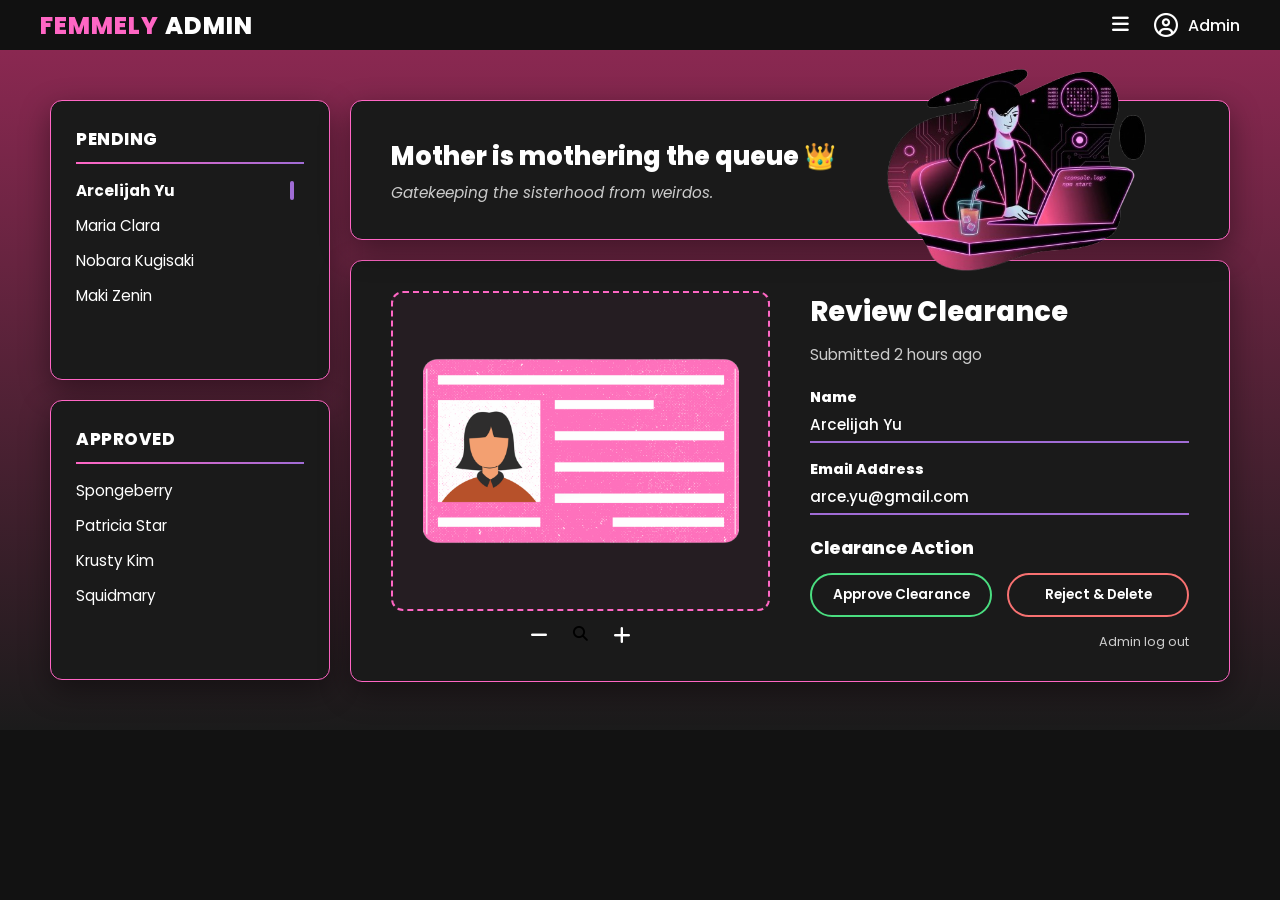
<file: FEMMELY/admin.html>
<!DOCTYPE html>
<html lang="en">
<head>
    <meta charset="UTF-8">
    <meta name="viewport" content="width=device-width, initial-scale=1.0">
    <title>FEMMELY ADMIN - Verification Queue</title>
    <link rel="stylesheet" href="style.css">
    <link rel="stylesheet" href="https://cdnjs.cloudflare.com/ajax/libs/font-awesome/6.4.0/css/all.min.css">
    <link href="https://fonts.googleapis.com/css2?family=Poppins:ital,wght@0,300;0,400;0,600;0,700;0,800;1,400&display=swap" rel="stylesheet">
</head>
<body>

    <nav class="admin-nav">
        <div class="admin-logo">FEMMELY <span>ADMIN</span></div>
        <div class="nav-right-actions">
            <i class="fa-solid fa-bars" style="cursor: pointer;"></i>
            <div class="admin-profile">
                <i class="fa-regular fa-circle-user" style="font-size: 1.5rem;"></i>
                Admin
            </div>
        </div>
    </nav>

    <div class="admin-wrapper">
        <div class="admin-dashboard">
            
            <div class="sidebar-col">
                <div class="admin-card list-section">
                    <h3>Pending</h3>
                    <div class="scrollable-list" id="pending-list">
                        </div>
                </div>

                <div class="admin-card list-section">
                    <h3>Approved</h3>
                    <div class="scrollable-list" id="approved-list">
                        <div class="list-item">Spongeberry</div>
                        <div class="list-item">Patricia Star</div>
                        <div class="list-item">Krusty Kim</div>
                        <div class="list-item">Squidmary</div>
                    </div>
                </div>
            </div>

            <div class="main-col">
                
                <div class="admin-card welcome-banner">
                    <div class="welcome-text">
                        <h2>Mother is mothering the queue 👑</h2>
                        <p>Gatekeeping the sisterhood from weirdos.</p>
                    </div>
                    <img src="pic/admin.png" alt="Admin Graphic" class="welcome-illustration" onerror="this.style.display='none'">
                </div>

                <div class="admin-card review-layout">
                    
                    <div class="id-container">
                        <div class="id-dashed-box">
                            <img id="display-image" src="pic/id.png" alt="Uploaded ID Document">
                        </div>
                        <div class="zoom-controls">
                            <i class="fa-solid fa-minus" onclick="zoomImage('out')"></i>
                            <i class="fa-solid fa-magnifying-glass" onclick="zoomImage('reset')"></i>
                            <i class="fa-solid fa-plus" onclick="zoomImage('in')"></i>
                        </div>
                    </div>

                    <div class="details-container">
                        <div class="review-header-group">
                            <h2>Review Clearance</h2>
                            <div id="display-time" class="submitted-time">Submitted --</div>
                        </div>

                        <div class="data-field">
                            <label>Name</label>
                            <div id="display-name" class="read-only-text">--</div>
                        </div>

                        <div class="data-field">
                            <label>Email Address</label>
                            <div id="display-email" class="read-only-text">--</div>
                        </div>

                        <div class="action-section">
                            <label>Clearance Action</label>
                            <div class="button-row">
                                <button class="btn-action btn-approve" onclick="processUser('approve')">Approve Clearance</button>
                                <button class="btn-action btn-reject" onclick="processUser('reject')">Reject & Delete</button>
                            </div>
                        </div>

                        <div class="logout-link" onclick="window.location.href='login.html'">Admin log out</div>
                    </div>
                </div>

            </div>
        </div>
    </div>

    <script>
        // remove / if you want to reset the queue for testing
        // localStorage.removeItem('femmelyAdminQueue'); 

        let queue = JSON.parse(localStorage.getItem('femmelyAdminQueue'));
        let currentIndex = 0; 

        if (!queue || queue.length === 0) {
            queue = [
                { name: "Arcelijah Yu", email: "arce.yu@gmail.com", time: "2 hours ago", image: null },
                { name: "Maria Clara", email: "mclara@mymail.mapua.edu.ph", time: "5 hours ago", image: null },
                { name: "Nobara Kugisaki", email: "nobara.kugi@yahoo.com", time: "1 day ago", image: null },
                { name: "Maki Zenin", email: "maki.zen@yahoo.com", time: "1 day ago", image: null }
            ];
            localStorage.setItem('femmelyAdminQueue', JSON.stringify(queue));
        }

        function loadQueueList() {
            const pendingListHTML = document.getElementById('pending-list');
            pendingListHTML.innerHTML = ''; 
            
            document.getElementById('display-image').style.transform = 'scale(1)';
            currentZoom = 1;

            if (queue.length === 0) {
                pendingListHTML.innerHTML = '<div class="list-item" style="color:#aaa; font-style:italic;">Queue empty.</div>';
                
                document.getElementById('display-name').innerText = "--";
                document.getElementById('display-email').innerText = "--";
                document.getElementById('display-time').innerText = "All caught up!";
                document.getElementById('display-image').src = "pic/id.png";
                return;
            }

            if (currentIndex >= queue.length) currentIndex = 0;

            queue.forEach((user, index) => {
                const item = document.createElement('div');
                item.className = 'list-item';
                
                if(index === currentIndex) item.classList.add('active'); 
                item.innerText = user.name;
                
                item.onclick = () => {
                    currentIndex = index; 
                    loadQueueList(); 
                };

                pendingListHTML.appendChild(item);
            });

            const activeUser = queue[currentIndex];
            document.getElementById('display-name').innerText = activeUser.name;
            document.getElementById('display-email').innerText = activeUser.email;
            document.getElementById('display-time').innerText = "Submitted " + activeUser.time;

            const imgElement = document.getElementById('display-image');
            if (activeUser.image && activeUser.image !== '') {
                imgElement.src = activeUser.image;
            } else {
                imgElement.src = 'pic/id.png'; 
            }

        }

        function processUser(action) {
            if(queue.length === 0) return;

            const userArray = queue.splice(currentIndex, 1); 
            const user = userArray[0];
            
            localStorage.setItem('femmelyAdminQueue', JSON.stringify(queue)); 
            
            if (action === 'approve') {
                const approvedHTML = document.getElementById('approved-list');
                const newItem = document.createElement('div');
                newItem.className = 'list-item';
                newItem.innerText = user.name;
                approvedHTML.insertBefore(newItem, approvedHTML.firstChild);
                
                alert("✅ " + user.name + " Approved!");
            } else {
                alert("🚨 " + user.name + " Rejected.");
            }
            
            currentIndex = 0; 
            loadQueueList(); 
        }

        let currentZoom = 1;

        function zoomImage(action) {
            const img = document.getElementById('display-image');
            
            if (action === 'in') {
                currentZoom += 0.3; 
            } else if (action === 'out') {
                currentZoom -= 0.3; 
            } else if (action === 'reset') {
                currentZoom = 1; 
            }

            if (currentZoom > 3) currentZoom = 3; 
            if (currentZoom < 0.5) currentZoom = 0.5;

            img.style.transform = `scale(${currentZoom})`;
        }

        window.onload = loadQueueList;
    </script>
</body>
</html>
</file>
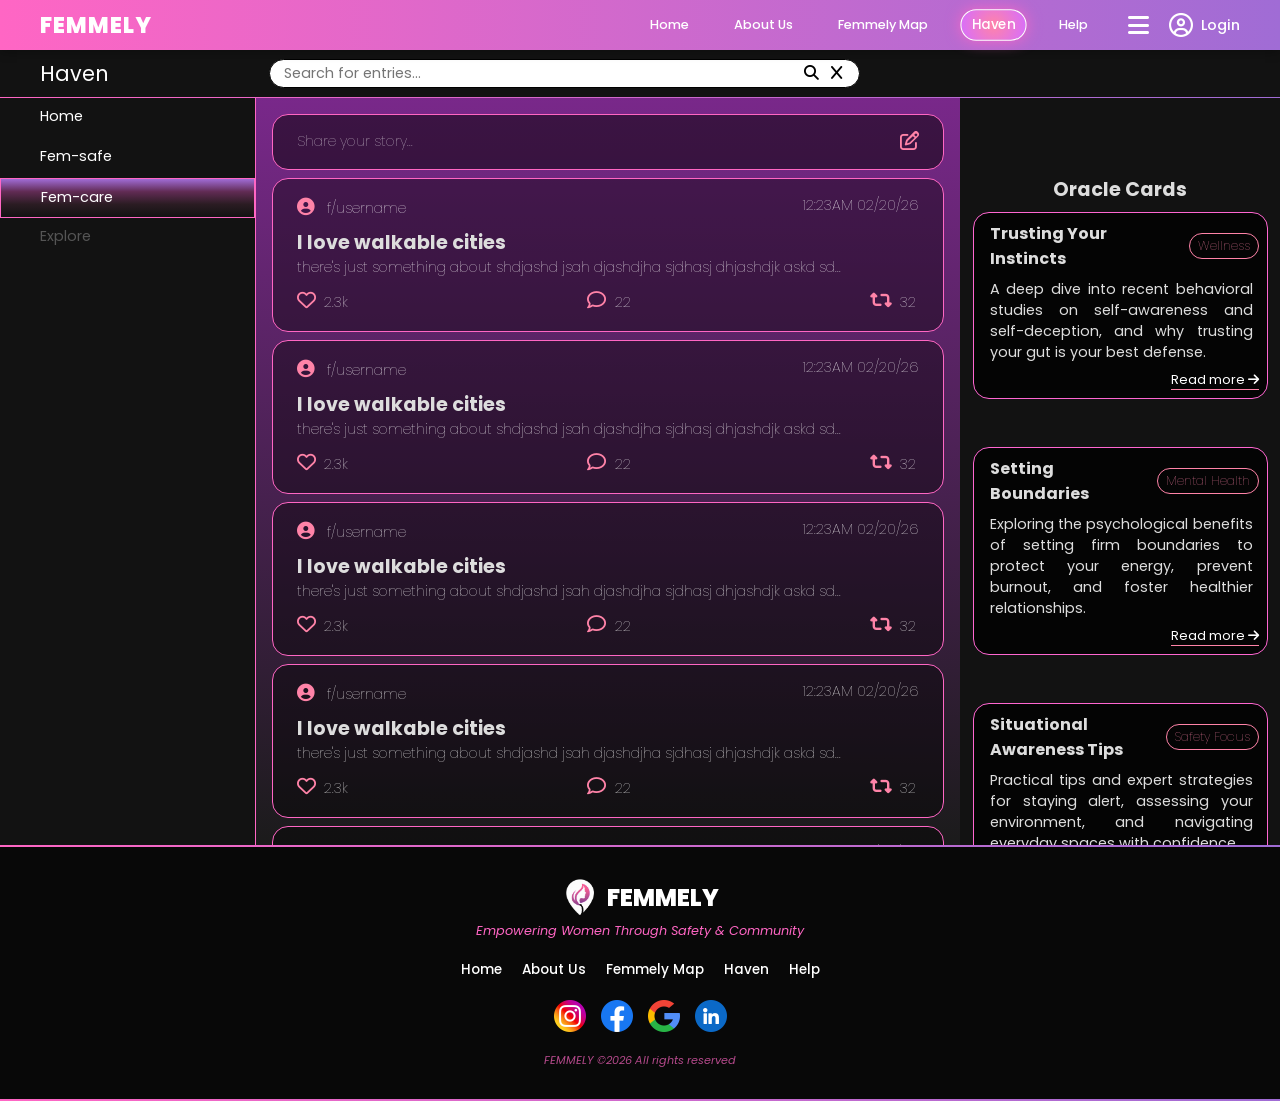
<file: FEMMELY/haven-fem-care.html>
<!DOCTYPE html>
<html lang="en">
<head>
    <meta charset="UTF-8">
    <meta name="viewport" content="width=device-width, initial-scale=1.0">
    <title>FEMMELY</title>
    <link rel="stylesheet" href= "style.css">
    <link rel="stylesheet" href="https://cdnjs.cloudflare.com/ajax/libs/font-awesome/6.4.0/css/all.min.css">
    <link rel="stylesheet" href="https://cdnjs.cloudflare.com/ajax/libs/font-awesome/6.5.1/css/all.min.css">
    <link href="https://fonts.googleapis.com/css2?family=Poppins:ital,wght@0,300;0,400;0,600;0,700;0,800;1,400&display=swap" rel="stylesheet">
</head>

<body>
    <nav class="navbar">
        <div class="logo">FEMMELY</div>
        
        <div class="nav-right">
            <ul class="nav-links" id="navLinks">
                <li><a href="index.html" class="nav-item">Home</a></li>
                <li><a href="about-us.html" class="nav-item">About Us</a></li>
                <li><a href="femmely-map.html" class="nav-item">Femmely Map</a></li>
                <li><a href="haven.html" class="nav-item active">Haven</a></li>
                <li><a href="profile-help.html" class="nav-item">Help</a></li>
            </ul>
            <div class="nav-icons">
                <i class="fa-solid fa-bars menu-icon" onclick="toggleMenu()"></i>
                <a href="#" class="login-btn"><i class="fa-regular fa-circle-user"></i> Login</a>
            </div>
        </div>
    </nav>

    <div class = "haven-header">
                <a href = "haven.html" class="haven-title">Haven</a>
                <div class = "haven-search-container">
                <form class = "haven-search-form" action="/search" method="get">
                    <input class = "haven-search-input" type="text" id="search-input" name="q" placeholder="Search for entries...">
                    <div>
                        <button class = "haven-search-btn" type="submit"><i class="fa-solid fa-magnifying-glass"></i></button>
                        <button class = "haven-search-btn" type="reset"><i class="fa-solid fa-x"></i></button>
                    </div>
                </form>
                </div>
    </div>

    <div class = "haven-body">
        <div class = "haven-select-section">
            <ul>
                <li class = "haven-select-btn"><a href="haven.html">Home</a></li>
                <li class = "haven-select-btn"><a href="haven-fem-safe.html">Fem-safe</a></li>
                <li class = "haven-select-btn active"><a href="haven-fem-care.html">Fem-care</a></li>
                <li class = "haven-select-btn locked"><a class = "locked-link" href="#">Explore</a></li>
            </ul>
        </div>
        <div class = "haven-scroll-bar haven-entry-section fc">
            <div class = "haven-post-card">
                    <form class = "haven-post-content" id="post-form" action="/submit-endpoint" method="POST">
                        <input class="haven-post-input haven-t1" type="text" id="post-input" name="post" placeholder="Share your story..." required>
                        <button type="submit" class="haven-entry-btn fa-regular fa-pen-to-square"></button>
                    </form>
            </div>

            <div class = "haven-entry-card">
                <div class = "haven-entry-content">
                    <div class = "haven-entry-content-1">
                        <div>
                            <ul><li class = "fa-solid fa-circle-user entry"></li>
                            <span class = "haven-t1">f/username</span></ul>
                        </div>
                        <span class = "haven-t1">12:23AM 02/20/26</span>
                    </div>
                    <div class = "haven-entry-content-2">
                        <p class = "haven-t2">I love walkable cities</p>
                        <p class = "haven-t1">there's just something about shdjashd jsah djashdjha sjdhasj dhjashdjk askd sd...</p>
                    </div>
                    <div class = "haven-entry-content-3">
                        <div>
                            <button class="haven-entry-btn" aria-label="Like this post">
                                <i class="fa-regular fa-heart"></i>
                                <span class = "haven-t3">2.3k</span>
                            </button>
                        </div>
                        <div>
                            <button class="haven-entry-btn" aria-label="Comment on this post">
                                <i class="fa-regular fa-comment"></i>
                                <span class="haven-t3">22</span>
                            </button>
                        </div>
                        <div>
                            <button class="haven-entry-btn" aria-label="Retweet this post">
                                <i class="fa-solid fa-retweet"></i>
                                <span class="haven-t3">32</span>
                            </button>
                        </div>
                    </div>
                </div> 
            </div>
            <div class = "haven-entry-card">
                <div class = "haven-entry-content">
                    <div class = "haven-entry-content-1">
                        <div>
                            <ul><li class = "fa-solid fa-circle-user entry"></li>
                            <span class = "haven-t1">f/username</span></ul>
                        </div>
                        <span class = "haven-t1">12:23AM 02/20/26</span>
                    </div>
                    <div class = "haven-entry-content-2">
                        <p class = "haven-t2">I love walkable cities</p>
                        <p class = "haven-t1">there's just something about shdjashd jsah djashdjha sjdhasj dhjashdjk askd sd...</p>
                    </div>
                    <div class = "haven-entry-content-3">
                        <div>
                            <button class="haven-entry-btn" aria-label="Like this post">
                                <i class="fa-regular fa-heart"></i>
                                <span class = "haven-t3">2.3k</span>
                            </button>
                        </div>
                        <div>
                            <button class="haven-entry-btn" aria-label="Comment on this post">
                                <i class="fa-regular fa-comment"></i>
                                <span class="haven-t3">22</span>
                            </button>
                        </div>
                        <div>
                            <button class="haven-entry-btn" aria-label="Retweet this post">
                                <i class="fa-solid fa-retweet"></i>
                                <span class="haven-t3">32</span>
                            </button>
                        </div>
                    </div>
                </div> 
            </div>
            <div class = "haven-entry-card">
                <div class = "haven-entry-content">
                    <div class = "haven-entry-content-1">
                        <div>
                            <ul><li class = "fa-solid fa-circle-user entry"></li>
                            <span class = "haven-t1">f/username</span></ul>
                        </div>
                        <span class = "haven-t1">12:23AM 02/20/26</span>
                    </div>
                    <div class = "haven-entry-content-2">
                        <p class = "haven-t2">I love walkable cities</p>
                        <p class = "haven-t1">there's just something about shdjashd jsah djashdjha sjdhasj dhjashdjk askd sd...</p>
                    </div>
                    <div class = "haven-entry-content-3">
                        <div>
                            <button class="haven-entry-btn" aria-label="Like this post">
                                <i class="fa-regular fa-heart"></i>
                                <span class = "haven-t3">2.3k</span>
                            </button>
                        </div>
                        <div>
                            <button class="haven-entry-btn" aria-label="Comment on this post">
                                <i class="fa-regular fa-comment"></i>
                                <span class="haven-t3">22</span>
                            </button>
                        </div>
                        <div>
                            <button class="haven-entry-btn" aria-label="Retweet this post">
                                <i class="fa-solid fa-retweet"></i>
                                <span class="haven-t3">32</span>
                            </button>
                        </div>
                    </div>
                </div> 
            </div>
            <div class = "haven-entry-card">
                <div class = "haven-entry-content">
                    <div class = "haven-entry-content-1">
                        <div>
                            <ul><li class = "fa-solid fa-circle-user entry"></li>
                            <span class = "haven-t1">f/username</span></ul>
                        </div>
                        <span class = "haven-t1">12:23AM 02/20/26</span>
                    </div>
                    <div class = "haven-entry-content-2">
                        <p class = "haven-t2">I love walkable cities</p>
                        <p class = "haven-t1">there's just something about shdjashd jsah djashdjha sjdhasj dhjashdjk askd sd...</p>
                    </div>
                    <div class = "haven-entry-content-3">
                        <div>
                            <button class="haven-entry-btn" aria-label="Like this post">
                                <i class="fa-regular fa-heart"></i>
                                <span class = "haven-t3">2.3k</span>
                            </button>
                        </div>
                        <div>
                            <button class="haven-entry-btn" aria-label="Comment on this post">
                                <i class="fa-regular fa-comment"></i>
                                <span class="haven-t3">22</span>
                            </button>
                        </div>
                        <div>
                            <button class="haven-entry-btn" aria-label="Retweet this post">
                                <i class="fa-solid fa-retweet"></i>
                                <span class="haven-t3">32</span>
                            </button>
                        </div>
                    </div>
                </div> 
            </div>
            <div class = "haven-entry-card">
                <div class = "haven-entry-content">
                    <div class = "haven-entry-content-1">
                        <div>
                            <ul><li class = "fa-solid fa-circle-user entry"></li>
                            <span class = "haven-t1">f/username</span></ul>
                        </div>
                        <span class = "haven-t1">12:23AM 02/20/26</span>
                    </div>
                    <div class = "haven-entry-content-2">
                        <p class = "haven-t2">I love walkable cities</p>
                        <p class = "haven-t1">there's just something about shdjashd jsah djashdjha sjdhasj dhjashdjk askd sd...</p>
                    </div>
                    <div class = "haven-entry-content-3">
                        <div>
                            <button class="haven-entry-btn" aria-label="Like this post">
                                <i class="fa-regular fa-heart"></i>
                                <span class = "haven-t3">2.3k</span>
                            </button>
                        </div>
                        <div>
                            <button class="haven-entry-btn" aria-label="Comment on this post">
                                <i class="fa-regular fa-comment"></i>
                                <span class="haven-t3">22</span>
                            </button>
                        </div>
                        <div>
                            <button class="haven-entry-btn" aria-label="Retweet this post">
                                <i class="fa-solid fa-retweet"></i>
                                <span class="haven-t3">32</span>
                            </button>
                        </div>
                    </div>
                </div> 
            </div>
        </div>

        <div class = "haven-oracle-section haven-oracle-scroll-bar">
            <h4 class = "haven-oracle-section-title">Oracle Cards</h4>
            <div class = "haven-oracle-card">
                <div class="oracle-header">
                    <h4 class="oracle-title">Trusting Your Instincts</h4><span class="oracle-tag">Wellness</span>
                </div>
                <p class="oracle-preview">A deep dive into recent behavioral studies on self-awareness and self-deception, and why trusting your gut is your best defense.</p>
                <div class="oracle-footer">
                    <a href="https://womens-safety.com/blog/trust-your-intuition-a-womans-most-useful-ally-in-personal-safety/" class="oracle-link">Read more <i class="fa-solid fa-arrow-right"></i></a>
                </div>
            </div>
        <div class="haven-oracle-card">
            <div class="oracle-header">
                <h4 class="oracle-title">Setting Boundaries</h4>
                <span class="oracle-tag">Mental Health</span>
            </div>
            <p class="oracle-preview">Exploring the psychological benefits of setting firm boundaries to protect your energy, prevent burnout, and foster healthier relationships.</p>
            <div class="oracle-footer">
                <a href="https://altheasomatictherapy.com/somatic-therapy-blog/the-power-of-no-why-setting-boundaries-is-crucial-for-mental-health/" class="oracle-link">Read more <i class="fa-solid fa-arrow-right"></i></a>
            </div>
        </div>

        <div class="haven-oracle-card">
            <div class="oracle-header">
                <h4 class="oracle-title">Situational Awareness Tips</h4>
                <span class="oracle-tag">Safety Focus</span>
            </div>
            <p class="oracle-preview">Practical tips and expert strategies for staying alert, assessing your environment, and navigating everyday spaces with confidence.</p>
            <div class="oracle-footer">
                <a href="https://survivallady.com/situational-awareness-tips-for-women-in-public-spaces/" class="oracle-link">Read more <i class="fa-solid fa-arrow-right"></i></a>
            </div>
        </div>

        <div class="haven-oracle-card">
            <div class="oracle-header">
                <h4 class="oracle-title">Cyber Safety For Women</h4>
                <span class="oracle-tag">Cyber Security</span>
            </div>
            <p class="oracle-preview">An essential guide to protecting your personal data online, recognizing digital threats, and maintaining your privacy in a hyper-connected world.</p>
            <div class="oracle-footer">
                <a href="https://cyberdefender.in/cyber-safety-for-women-a-comprehensive-guide/" class="oracle-link">Read more <i class="fa-solid fa-arrow-right"></i></a>
            </div>
        </div>
    </div>        
            
    </div>



    

    <footer>
        <div class="footer-logo">
            <img src="pic/femlogo.png" alt="FEMMELY Logo"> FEMMELY
        </div>

        <p class="footer-tagline">Empowering Women Through Safety & Community</p>
        
        <div class="footer-nav">
            <a href="index.html">Home</a>
            <a href="about-us.html">About Us</a>
            <a href="femmely-map.html">Femmely Map</a>
            <a href="haven.html">Haven</a>
            <a href="profile-help.html">Help</a>
        </div>

        <div class="footer-socials">
            <a href="#" class="social-icon">
                <img src="pic/instagram.png" alt="Instagram">
            </a>
            <a href="#" class="social-icon">
                <img src="pic/facebook.png" alt="Facebook">
            </a>
            <a href="#" class="social-icon">
                <img src="pic/google.png" alt="Google">
            </a>
            <a href="#" class="social-icon">
                <img src="pic/linkedin.png" alt="LinkedIn">
            </a>
        </div>

        <p class="copyright">FEMMELY ©2026 All rights reserved</p>
    </footer>

</body>
</html>
</file>
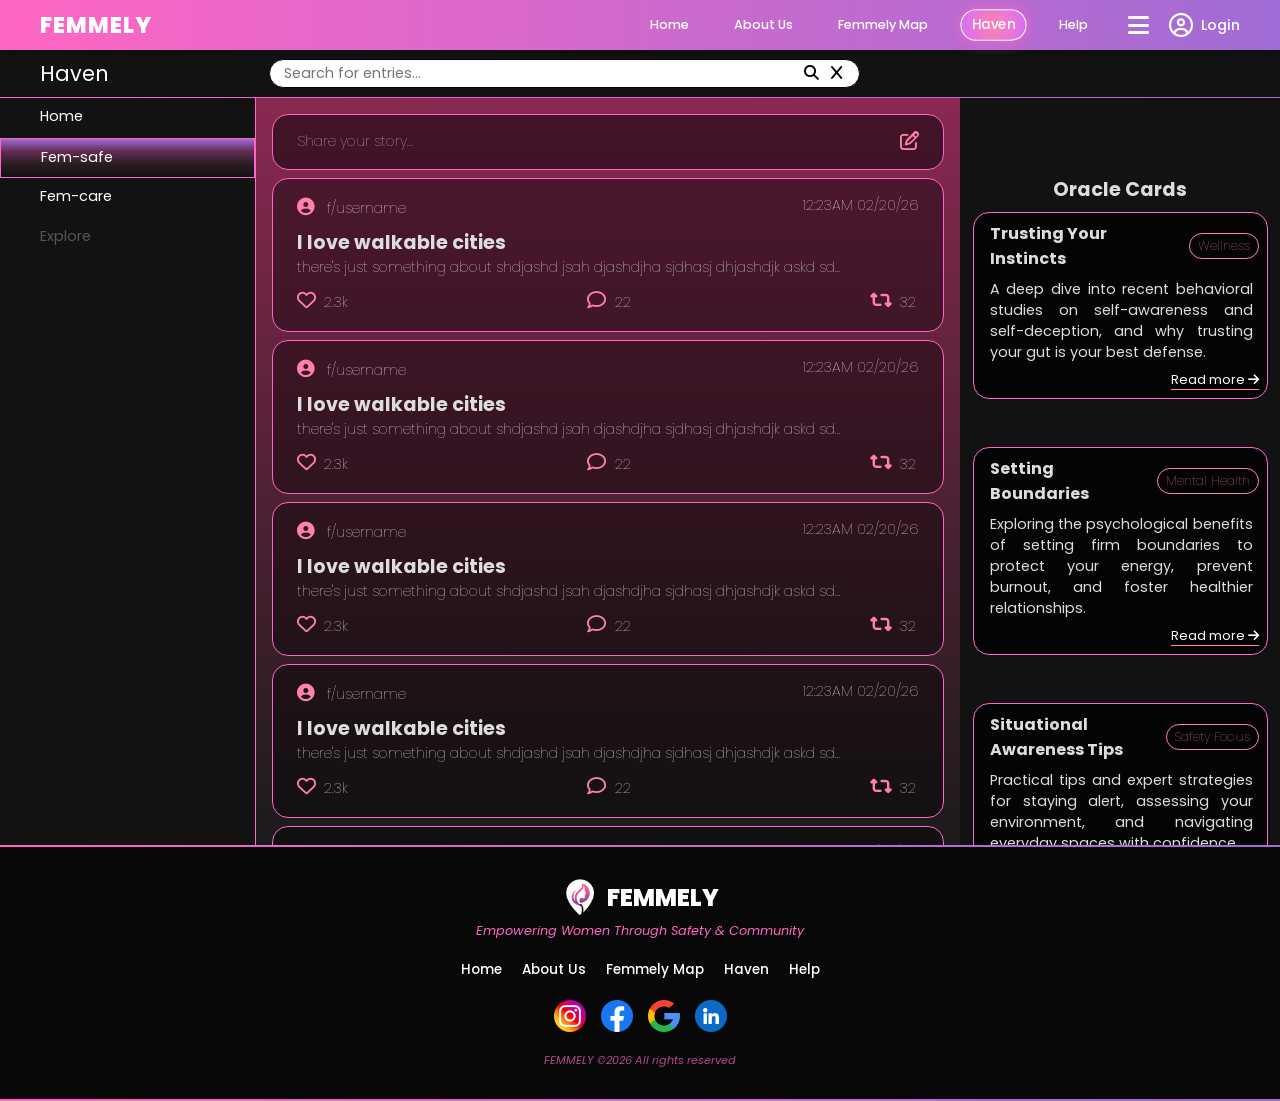
<file: FEMMELY/haven-fem-safe.html>
<!DOCTYPE html>
<html lang="en">
<head>
    <meta charset="UTF-8">
    <meta name="viewport" content="width=device-width, initial-scale=1.0">
    <title>FEMMELY</title>
    <link rel="stylesheet" href= "style.css">
    <link rel="stylesheet" href="https://cdnjs.cloudflare.com/ajax/libs/font-awesome/6.4.0/css/all.min.css">
    <link rel="stylesheet" href="https://cdnjs.cloudflare.com/ajax/libs/font-awesome/6.5.1/css/all.min.css">
    <link href="https://fonts.googleapis.com/css2?family=Poppins:ital,wght@0,300;0,400;0,600;0,700;0,800;1,400&display=swap" rel="stylesheet">
</head>

<body>
    <nav class="navbar">
        <div class="logo">FEMMELY</div>
        
        <div class="nav-right">
            <ul class="nav-links" id="navLinks">
                <li><a href="index.html" class="nav-item">Home</a></li>
                <li><a href="about-us.html" class="nav-item">About Us</a></li>
                <li><a href="femmely-map.html" class="nav-item">Femmely Map</a></li>
                <li><a href="haven.html" class="nav-item active">Haven</a></li>
                <li><a href="profile-help.html" class="nav-item">Help</a></li>
            </ul>
            <div class="nav-icons">
                <i class="fa-solid fa-bars menu-icon" onclick="toggleMenu()"></i>
                <a href="#" class="login-btn"><i class="fa-regular fa-circle-user"></i> Login</a>
            </div>
        </div>
    </nav>

    <div class = "haven-header">
                <a href = "haven.html" class="haven-title">Haven</a>
                <div class = "haven-search-container">
                <form class = "haven-search-form" action="/search" method="get">
                    <input class = "haven-search-input" type="text" id="search-input" name="q" placeholder="Search for entries...">
                    <div>
                        <button class = "haven-search-btn" type="submit"><i class="fa-solid fa-magnifying-glass"></i></button>
                        <button class = "haven-search-btn" type="reset"><i class="fa-solid fa-x"></i></button>
                    </div>
                </form>
                </div>
    </div>

    <div class = "haven-body">
        <div class = "haven-select-section">
            <ul>
                <li class = "haven-select-btn"><a href="haven.html">Home</a></li>
                <li class = "haven-select-btn active"><a href="haven-fem-safe.html">Fem-safe</a></li>
                <li class = "haven-select-btn"><a href="haven-fem-care.html">Fem-care</a></li>
                <li class = "haven-select-btn locked"><a class = "locked-link" href="#">Explore</a></li>
            </ul>
        </div>
        <div class = "haven-scroll-bar haven-entry-section fs">
            <div class = "haven-post-card">
                    <form class = "haven-post-content" id="post-form" action="/submit-endpoint" method="POST">
                        <input class="haven-post-input haven-t1" type="text" id="post-input" name="post" placeholder="Share your story..." required>
                        <button type="submit" class="haven-entry-btn fa-regular fa-pen-to-square"></button>
                    </form>
            </div>

            <div class = "haven-entry-card">
                <div class = "haven-entry-content">
                    <div class = "haven-entry-content-1">
                        <div>
                            <ul><li class = "fa-solid fa-circle-user entry"></li>
                            <span class = "haven-t1">f/username</span></ul>
                        </div>
                        <span class = "haven-t1">12:23AM 02/20/26</span>
                    </div>
                    <div class = "haven-entry-content-2">
                        <p class = "haven-t2">I love walkable cities</p>
                        <p class = "haven-t1">there's just something about shdjashd jsah djashdjha sjdhasj dhjashdjk askd sd...</p>
                    </div>
                    <div class = "haven-entry-content-3">
                        <div>
                            <button class="haven-entry-btn" aria-label="Like this post">
                                <i class="fa-regular fa-heart"></i>
                                <span class = "haven-t3">2.3k</span>
                            </button>
                        </div>
                        <div>
                            <button class="haven-entry-btn" aria-label="Comment on this post">
                                <i class="fa-regular fa-comment"></i>
                                <span class="haven-t3">22</span>
                            </button>
                        </div>
                        <div>
                            <button class="haven-entry-btn" aria-label="Retweet this post">
                                <i class="fa-solid fa-retweet"></i>
                                <span class="haven-t3">32</span>
                            </button>
                        </div>
                    </div>
                </div> 
            </div>
            <div class = "haven-entry-card">
                <div class = "haven-entry-content">
                    <div class = "haven-entry-content-1">
                        <div>
                            <ul><li class = "fa-solid fa-circle-user entry"></li>
                            <span class = "haven-t1">f/username</span></ul>
                        </div>
                        <span class = "haven-t1">12:23AM 02/20/26</span>
                    </div>
                    <div class = "haven-entry-content-2">
                        <p class = "haven-t2">I love walkable cities</p>
                        <p class = "haven-t1">there's just something about shdjashd jsah djashdjha sjdhasj dhjashdjk askd sd...</p>
                    </div>
                    <div class = "haven-entry-content-3">
                        <div>
                            <button class="haven-entry-btn" aria-label="Like this post">
                                <i class="fa-regular fa-heart"></i>
                                <span class = "haven-t3">2.3k</span>
                            </button>
                        </div>
                        <div>
                            <button class="haven-entry-btn" aria-label="Comment on this post">
                                <i class="fa-regular fa-comment"></i>
                                <span class="haven-t3">22</span>
                            </button>
                        </div>
                        <div>
                            <button class="haven-entry-btn" aria-label="Retweet this post">
                                <i class="fa-solid fa-retweet"></i>
                                <span class="haven-t3">32</span>
                            </button>
                        </div>
                    </div>
                </div> 
            </div>
            <div class = "haven-entry-card">
                <div class = "haven-entry-content">
                    <div class = "haven-entry-content-1">
                        <div>
                            <ul><li class = "fa-solid fa-circle-user entry"></li>
                            <span class = "haven-t1">f/username</span></ul>
                        </div>
                        <span class = "haven-t1">12:23AM 02/20/26</span>
                    </div>
                    <div class = "haven-entry-content-2">
                        <p class = "haven-t2">I love walkable cities</p>
                        <p class = "haven-t1">there's just something about shdjashd jsah djashdjha sjdhasj dhjashdjk askd sd...</p>
                    </div>
                    <div class = "haven-entry-content-3">
                        <div>
                            <button class="haven-entry-btn" aria-label="Like this post">
                                <i class="fa-regular fa-heart"></i>
                                <span class = "haven-t3">2.3k</span>
                            </button>
                        </div>
                        <div>
                            <button class="haven-entry-btn" aria-label="Comment on this post">
                                <i class="fa-regular fa-comment"></i>
                                <span class="haven-t3">22</span>
                            </button>
                        </div>
                        <div>
                            <button class="haven-entry-btn" aria-label="Retweet this post">
                                <i class="fa-solid fa-retweet"></i>
                                <span class="haven-t3">32</span>
                            </button>
                        </div>
                    </div>
                </div> 
            </div>
            <div class = "haven-entry-card">
                <div class = "haven-entry-content">
                    <div class = "haven-entry-content-1">
                        <div>
                            <ul><li class = "fa-solid fa-circle-user entry"></li>
                            <span class = "haven-t1">f/username</span></ul>
                        </div>
                        <span class = "haven-t1">12:23AM 02/20/26</span>
                    </div>
                    <div class = "haven-entry-content-2">
                        <p class = "haven-t2">I love walkable cities</p>
                        <p class = "haven-t1">there's just something about shdjashd jsah djashdjha sjdhasj dhjashdjk askd sd...</p>
                    </div>
                    <div class = "haven-entry-content-3">
                        <div>
                            <button class="haven-entry-btn" aria-label="Like this post">
                                <i class="fa-regular fa-heart"></i>
                                <span class = "haven-t3">2.3k</span>
                            </button>
                        </div>
                        <div>
                            <button class="haven-entry-btn" aria-label="Comment on this post">
                                <i class="fa-regular fa-comment"></i>
                                <span class="haven-t3">22</span>
                            </button>
                        </div>
                        <div>
                            <button class="haven-entry-btn" aria-label="Retweet this post">
                                <i class="fa-solid fa-retweet"></i>
                                <span class="haven-t3">32</span>
                            </button>
                        </div>
                    </div>
                </div> 
            </div>
            <div class = "haven-entry-card">
                <div class = "haven-entry-content">
                    <div class = "haven-entry-content-1">
                        <div>
                            <ul><li class = "fa-solid fa-circle-user entry"></li>
                            <span class = "haven-t1">f/username</span></ul>
                        </div>
                        <span class = "haven-t1">12:23AM 02/20/26</span>
                    </div>
                    <div class = "haven-entry-content-2">
                        <p class = "haven-t2">I love walkable cities</p>
                        <p class = "haven-t1">there's just something about shdjashd jsah djashdjha sjdhasj dhjashdjk askd sd...</p>
                    </div>
                    <div class = "haven-entry-content-3">
                        <div>
                            <button class="haven-entry-btn" aria-label="Like this post">
                                <i class="fa-regular fa-heart"></i>
                                <span class = "haven-t3">2.3k</span>
                            </button>
                        </div>
                        <div>
                            <button class="haven-entry-btn" aria-label="Comment on this post">
                                <i class="fa-regular fa-comment"></i>
                                <span class="haven-t3">22</span>
                            </button>
                        </div>
                        <div>
                            <button class="haven-entry-btn" aria-label="Retweet this post">
                                <i class="fa-solid fa-retweet"></i>
                                <span class="haven-t3">32</span>
                            </button>
                        </div>
                    </div>
                </div> 
            </div>
        </div>

        <div class = "haven-oracle-section haven-oracle-scroll-bar">
            <h4 class = "haven-oracle-section-title">Oracle Cards</h4>
            <div class = "haven-oracle-card">
                <div class="oracle-header">
                    <h4 class="oracle-title">Trusting Your Instincts</h4><span class="oracle-tag">Wellness</span>
                </div>
                <p class="oracle-preview">A deep dive into recent behavioral studies on self-awareness and self-deception, and why trusting your gut is your best defense.</p>
                <div class="oracle-footer">
                    <a href="https://womens-safety.com/blog/trust-your-intuition-a-womans-most-useful-ally-in-personal-safety/" class="oracle-link">Read more <i class="fa-solid fa-arrow-right"></i></a>
                </div>
            </div>
        <div class="haven-oracle-card">
            <div class="oracle-header">
                <h4 class="oracle-title">Setting Boundaries</h4>
                <span class="oracle-tag">Mental Health</span>
            </div>
            <p class="oracle-preview">Exploring the psychological benefits of setting firm boundaries to protect your energy, prevent burnout, and foster healthier relationships.</p>
            <div class="oracle-footer">
                <a href="https://altheasomatictherapy.com/somatic-therapy-blog/the-power-of-no-why-setting-boundaries-is-crucial-for-mental-health/" class="oracle-link">Read more <i class="fa-solid fa-arrow-right"></i></a>
            </div>
        </div>

        <div class="haven-oracle-card">
            <div class="oracle-header">
                <h4 class="oracle-title">Situational Awareness Tips</h4>
                <span class="oracle-tag">Safety Focus</span>
            </div>
            <p class="oracle-preview">Practical tips and expert strategies for staying alert, assessing your environment, and navigating everyday spaces with confidence.</p>
            <div class="oracle-footer">
                <a href="https://survivallady.com/situational-awareness-tips-for-women-in-public-spaces/" class="oracle-link">Read more <i class="fa-solid fa-arrow-right"></i></a>
            </div>
        </div>

        <div class="haven-oracle-card">
            <div class="oracle-header">
                <h4 class="oracle-title">Cyber Safety For Women</h4>
                <span class="oracle-tag">Cyber Security</span>
            </div>
            <p class="oracle-preview">An essential guide to protecting your personal data online, recognizing digital threats, and maintaining your privacy in a hyper-connected world.</p>
            <div class="oracle-footer">
                <a href="https://cyberdefender.in/cyber-safety-for-women-a-comprehensive-guide/" class="oracle-link">Read more <i class="fa-solid fa-arrow-right"></i></a>
            </div>
        </div>
            </div>    
    </div>



    

    <footer>
        <div class="footer-logo">
            <img src="pic/femlogo.png" alt="FEMMELY Logo"> FEMMELY
        </div>

        <p class="footer-tagline">Empowering Women Through Safety & Community</p>
        
        <div class="footer-nav">
            <a href="index.html">Home</a>
            <a href="about-us.html">About Us</a>
            <a href="femmely-map.html">Femmely Map</a>
            <a href="haven.html">Haven</a>
            <a href="profile-help.html">Help</a>
        </div>

        <div class="footer-socials">
            <a href="#" class="social-icon">
                <img src="pic/instagram.png" alt="Instagram">
            </a>
            <a href="#" class="social-icon">
                <img src="pic/facebook.png" alt="Facebook">
            </a>
            <a href="#" class="social-icon">
                <img src="pic/google.png" alt="Google">
            </a>
            <a href="#" class="social-icon">
                <img src="pic/linkedin.png" alt="LinkedIn">
            </a>
        </div>

        <p class="copyright">FEMMELY ©2026 All rights reserved</p>
    </footer>

</body>
</html>
</file>
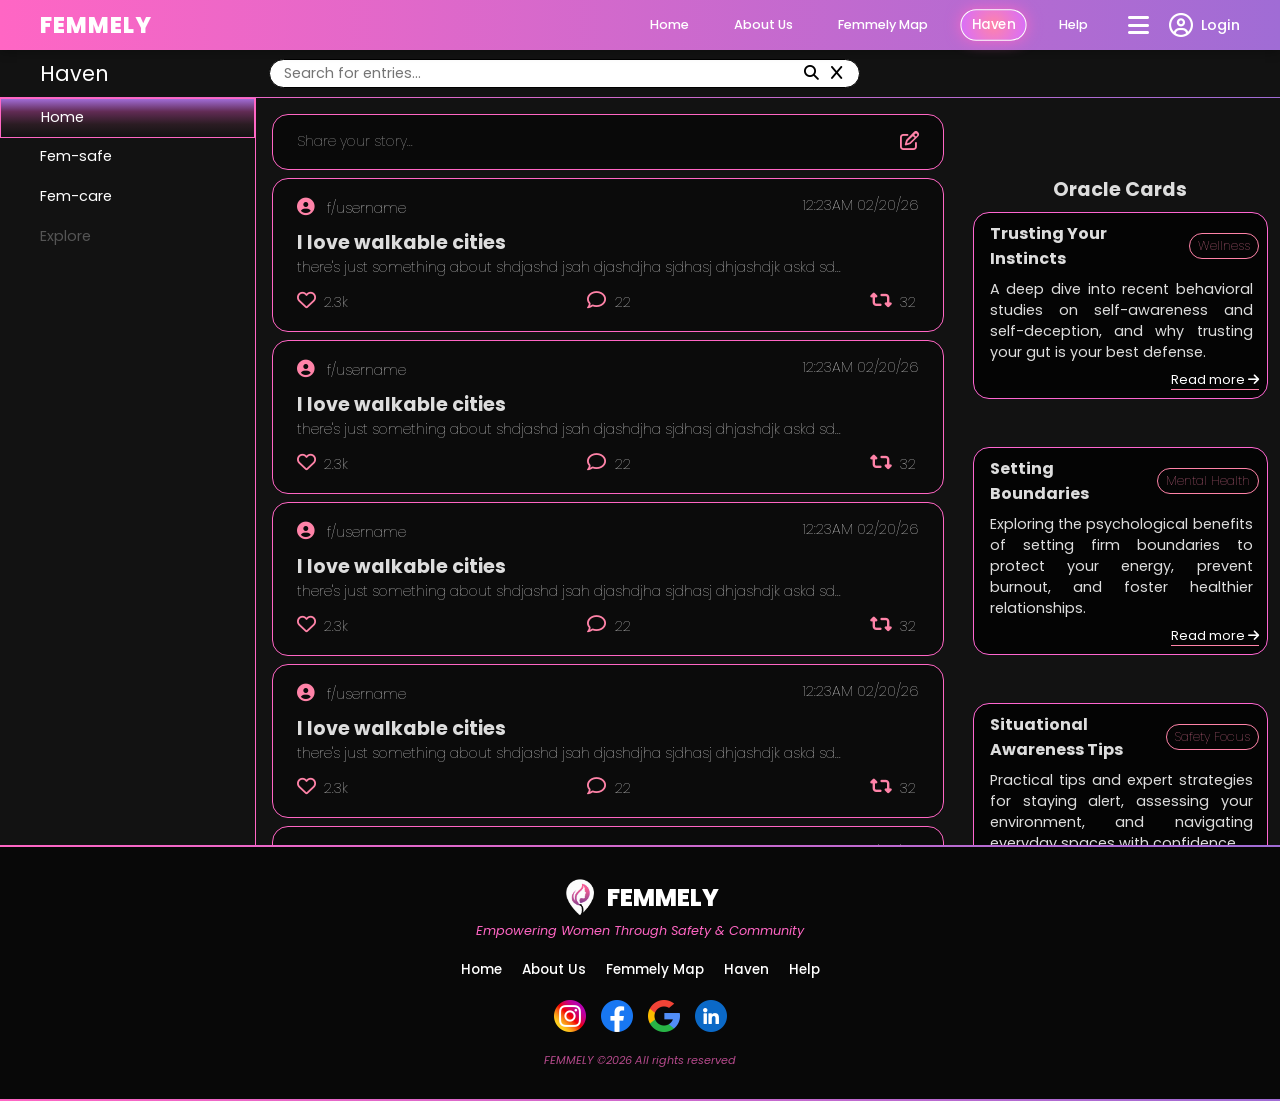
<file: FEMMELY/haven.html>
<!DOCTYPE html>
<html lang="en">
<head>
    <meta charset="UTF-8">
    <meta name="viewport" content="width=device-width, initial-scale=1.0">
    <title>FEMMELY</title>
    <link rel="stylesheet" href= "style.css">
    <link rel="stylesheet" href="https://cdnjs.cloudflare.com/ajax/libs/font-awesome/6.4.0/css/all.min.css">
    <link rel="stylesheet" href="https://cdnjs.cloudflare.com/ajax/libs/font-awesome/6.5.1/css/all.min.css">
    <link href="https://fonts.googleapis.com/css2?family=Poppins:ital,wght@0,300;0,400;0,600;0,700;0,800;1,400&display=swap" rel="stylesheet">
</head>

<body>
    <nav class="navbar">
        <div class="logo">FEMMELY</div>
        
        <div class="nav-right">
            <ul class="nav-links" id="navLinks">
                <li><a href="index.html" class="nav-item">Home</a></li>
                <li><a href="about-us.html" class="nav-item">About Us</a></li>
                <li><a href="femmely-map.html" class="nav-item">Femmely Map</a></li>
                <li><a href="haven.html" class="nav-item active">Haven</a></li>
                <li><a href="profile-help.html" class="nav-item">Help</a></li>
            </ul>
            <div class="nav-icons">
                <i class="fa-solid fa-bars menu-icon" onclick="toggleMenu()"></i>
                <a href="login.html" class="login-btn"><i class="fa-regular fa-circle-user"></i> Login</a>
            </div>
        </div>
    </nav>

    <div class = "haven-header">
                <a href = "haven.html" class="haven-title">Haven</a>
                <div class = "haven-search-container">
                <form class = "haven-search-form" action="/search" method="get">
                    <input class = "haven-search-input" type="text" id="search-input" name="q" placeholder="Search for entries...">
                    <div>
                        <button class = "haven-search-btn" type="submit"><i class="fa-solid fa-magnifying-glass"></i></button>
                        <button class = "haven-search-btn" type="reset"><i class="fa-solid fa-x"></i></button>
                    </div>
                </form>
                </div>
    </div>

    <div class = "haven-body">
        <div class = "haven-select-section">
            <ul>
                <li class = "haven-select-btn active"><a href="haven.html">Home</a></li>
                <li class = "haven-select-btn"><a href="haven-fem-safe.html">Fem-safe</a></li>
                <li class = "haven-select-btn"><a href="haven-fem-care.html">Fem-care</a></li>
                <li class = "haven-select-btn locked"><a class = "locked-link" href="#">Explore</a></li>
            </ul>
        </div>
        <div class = "haven-entry-section haven-scroll-bar">
            <div class = "haven-post-card">
                    <form class = "haven-post-content" id="post-form" action="/submit-endpoint" method="POST">
                        <input class="haven-post-input haven-t1" type="text" id="post-input" name="post" placeholder="Share your story..." required>
                        <button type="submit" class="haven-entry-btn fa-regular fa-pen-to-square"></button>
                    </form>
            </div>

            <div class = "haven-entry-card">
                <div class = "haven-entry-content">
                    <div class = "haven-entry-content-1">
                        <div>
                            <ul><li class = "fa-solid fa-circle-user entry"></li>
                            <span class = "haven-t1">f/username</span></ul>
                        </div>
                        <span class = "haven-t1">12:23AM 02/20/26</span>
                    </div>
                    <div class = "haven-entry-content-2">
                        <p class = "haven-t2">I love walkable cities</p>
                        <p class = "haven-t1">there's just something about shdjashd jsah djashdjha sjdhasj dhjashdjk askd sd...</p>
                    </div>
                    <div class = "haven-entry-content-3">
                        <div>
                            <button class="haven-entry-btn" aria-label="Like this post">
                                <i class="fa-regular fa-heart"></i>
                                <span class = "haven-t3">2.3k</span>
                            </button>
                        </div>
                        <div>
                            <button class="haven-entry-btn" aria-label="Comment on this post">
                                <i class="fa-regular fa-comment"></i>
                                <span class="haven-t3">22</span>
                            </button>
                        </div>
                        <div>
                            <button class="haven-entry-btn" aria-label="Retweet this post">
                                <i class="fa-solid fa-retweet"></i>
                                <span class="haven-t3">32</span>
                            </button>
                        </div>
                    </div>
                </div> 
            </div>
            <div class = "haven-entry-card">
                <div class = "haven-entry-content">
                    <div class = "haven-entry-content-1">
                        <div>
                            <ul><li class = "fa-solid fa-circle-user entry"></li>
                            <span class = "haven-t1">f/username</span></ul>
                        </div>
                        <span class = "haven-t1">12:23AM 02/20/26</span>
                    </div>
                    <div class = "haven-entry-content-2">
                        <p class = "haven-t2">I love walkable cities</p>
                        <p class = "haven-t1">there's just something about shdjashd jsah djashdjha sjdhasj dhjashdjk askd sd...</p>
                    </div>
                    <div class = "haven-entry-content-3">
                        <div>
                            <button class="haven-entry-btn" aria-label="Like this post">
                                <i class="fa-regular fa-heart"></i>
                                <span class = "haven-t3">2.3k</span>
                            </button>
                        </div>
                        <div>
                            <button class="haven-entry-btn" aria-label="Comment on this post">
                                <i class="fa-regular fa-comment"></i>
                                <span class="haven-t3">22</span>
                            </button>
                        </div>
                        <div>
                            <button class="haven-entry-btn" aria-label="Retweet this post">
                                <i class="fa-solid fa-retweet"></i>
                                <span class="haven-t3">32</span>
                            </button>
                        </div>
                    </div>
                </div> 
            </div>
            <div class = "haven-entry-card">
                <div class = "haven-entry-content">
                    <div class = "haven-entry-content-1">
                        <div>
                            <ul><li class = "fa-solid fa-circle-user entry"></li>
                            <span class = "haven-t1">f/username</span></ul>
                        </div>
                        <span class = "haven-t1">12:23AM 02/20/26</span>
                    </div>
                    <div class = "haven-entry-content-2">
                        <p class = "haven-t2">I love walkable cities</p>
                        <p class = "haven-t1">there's just something about shdjashd jsah djashdjha sjdhasj dhjashdjk askd sd...</p>
                    </div>
                    <div class = "haven-entry-content-3">
                        <div>
                            <button class="haven-entry-btn" aria-label="Like this post">
                                <i class="fa-regular fa-heart"></i>
                                <span class = "haven-t3">2.3k</span>
                            </button>
                        </div>
                        <div>
                            <button class="haven-entry-btn" aria-label="Comment on this post">
                                <i class="fa-regular fa-comment"></i>
                                <span class="haven-t3">22</span>
                            </button>
                        </div>
                        <div>
                            <button class="haven-entry-btn" aria-label="Retweet this post">
                                <i class="fa-solid fa-retweet"></i>
                                <span class="haven-t3">32</span>
                            </button>
                        </div>
                    </div>
                </div> 
            </div>
            <div class = "haven-entry-card">
                <div class = "haven-entry-content">
                    <div class = "haven-entry-content-1">
                        <div>
                            <ul><li class = "fa-solid fa-circle-user entry"></li>
                            <span class = "haven-t1">f/username</span></ul>
                        </div>
                        <span class = "haven-t1">12:23AM 02/20/26</span>
                    </div>
                    <div class = "haven-entry-content-2">
                        <p class = "haven-t2">I love walkable cities</p>
                        <p class = "haven-t1">there's just something about shdjashd jsah djashdjha sjdhasj dhjashdjk askd sd...</p>
                    </div>
                    <div class = "haven-entry-content-3">
                        <div>
                            <button class="haven-entry-btn" aria-label="Like this post">
                                <i class="fa-regular fa-heart"></i>
                                <span class = "haven-t3">2.3k</span>
                            </button>
                        </div>
                        <div>
                            <button class="haven-entry-btn" aria-label="Comment on this post">
                                <i class="fa-regular fa-comment"></i>
                                <span class="haven-t3">22</span>
                            </button>
                        </div>
                        <div>
                            <button class="haven-entry-btn" aria-label="Retweet this post">
                                <i class="fa-solid fa-retweet"></i>
                                <span class="haven-t3">32</span>
                            </button>
                        </div>
                    </div>
                </div> 
            </div>
            <div class = "haven-entry-card">
                <div class = "haven-entry-content">
                    <div class = "haven-entry-content-1">
                        <div>
                            <ul><li class = "fa-solid fa-circle-user entry"></li>
                            <span class = "haven-t1">f/username</span></ul>
                        </div>
                        <span class = "haven-t1">12:23AM 02/20/26</span>
                    </div>
                    <div class = "haven-entry-content-2">
                        <p class = "haven-t2">I love walkable cities</p>
                        <p class = "haven-t1">there's just something about shdjashd jsah djashdjha sjdhasj dhjashdjk askd sd...</p>
                    </div>
                    <div class = "haven-entry-content-3">
                        <div>
                            <button class="haven-entry-btn" aria-label="Like this post">
                                <i class="fa-regular fa-heart"></i>
                                <span class = "haven-t3">2.3k</span>
                            </button>
                        </div>
                        <div>
                            <button class="haven-entry-btn" aria-label="Comment on this post">
                                <i class="fa-regular fa-comment"></i>
                                <span class="haven-t3">22</span>
                            </button>
                        </div>
                        <div>
                            <button class="haven-entry-btn" aria-label="Retweet this post">
                                <i class="fa-solid fa-retweet"></i>
                                <span class="haven-t3">32</span>
                            </button>
                        </div>
                    </div>
                </div> 
            </div>
        </div>

        <div class = "haven-oracle-section haven-oracle-scroll-bar">
            <h4 class = "haven-oracle-section-title">Oracle Cards</h4>
            <div class = "haven-oracle-card">
                <div class="oracle-header">
                    <h4 class="oracle-title">Trusting Your Instincts</h4><span class="oracle-tag">Wellness</span>
                </div>
                <p class="oracle-preview">A deep dive into recent behavioral studies on self-awareness and self-deception, and why trusting your gut is your best defense.</p>
                <div class="oracle-footer">
                    <a href="https://womens-safety.com/blog/trust-your-intuition-a-womans-most-useful-ally-in-personal-safety/" class="oracle-link">Read more <i class="fa-solid fa-arrow-right"></i></a>
                </div>
            </div>
        <div class="haven-oracle-card">
            <div class="oracle-header">
                <h4 class="oracle-title">Setting Boundaries</h4>
                <span class="oracle-tag">Mental Health</span>
            </div>
            <p class="oracle-preview">Exploring the psychological benefits of setting firm boundaries to protect your energy, prevent burnout, and foster healthier relationships.</p>
            <div class="oracle-footer">
                <a href="https://altheasomatictherapy.com/somatic-therapy-blog/the-power-of-no-why-setting-boundaries-is-crucial-for-mental-health/" class="oracle-link">Read more <i class="fa-solid fa-arrow-right"></i></a>
            </div>
        </div>

        <div class="haven-oracle-card">
            <div class="oracle-header">
                <h4 class="oracle-title">Situational Awareness Tips</h4>
                <span class="oracle-tag">Safety Focus</span>
            </div>
            <p class="oracle-preview">Practical tips and expert strategies for staying alert, assessing your environment, and navigating everyday spaces with confidence.</p>
            <div class="oracle-footer">
                <a href="https://survivallady.com/situational-awareness-tips-for-women-in-public-spaces/" class="oracle-link">Read more <i class="fa-solid fa-arrow-right"></i></a>
            </div>
        </div>

        <div class="haven-oracle-card">
            <div class="oracle-header">
                <h4 class="oracle-title">Cyber Safety For Women</h4>
                <span class="oracle-tag">Cyber Security</span>
            </div>
            <p class="oracle-preview">An essential guide to protecting your personal data online, recognizing digital threats, and maintaining your privacy in a hyper-connected world.</p>
            <div class="oracle-footer">
                <a href="https://cyberdefender.in/cyber-safety-for-women-a-comprehensive-guide/" class="oracle-link">Read more <i class="fa-solid fa-arrow-right"></i></a>
            </div>
        </div>
                </div>    
            
    </div>

    <footer>
        <div class="footer-logo">
            <img src="pic/femlogo.png" alt="FEMMELY Logo"> FEMMELY
        </div>

        <p class="footer-tagline">Empowering Women Through Safety & Community</p>
        
        <div class="footer-nav">
            <a href="index.html">Home</a>
            <a href="about-us.html">About Us</a>
            <a href="femmely-map.html">Femmely Map</a>
            <a href="haven.html">Haven</a>
            <a href="profile-help.html">Help</a>
        </div>

        <div class="footer-socials">
            <a href="#" class="social-icon">
                <img src="pic/instagram.png" alt="Instagram">
            </a>
            <a href="#" class="social-icon">
                <img src="pic/facebook.png" alt="Facebook">
            </a>
            <a href="#" class="social-icon">
                <img src="pic/google.png" alt="Google">
            </a>
            <a href="#" class="social-icon">
                <img src="pic/linkedin.png" alt="LinkedIn">
            </a>
        </div>

        <p class="copyright">FEMMELY ©2026 All rights reserved</p>
    </footer>

</body>
</html>
</file>
<file: FEMMELY/style.css>
:root {
    --pink-header: #FF66C4;
    --pink-light: #ff8ad8;
    --purple-main: #a06cd5;
    --text-color: #ffffff;
    --white: #ddd;
    --gradient-map-container: linear-gradient(#ad4786, #a06cd5);
    --bg-dark: #121212;
    --gradient-slider: linear-gradient(90deg, #d868f0, #ff66c4);
}

* {
    margin: 0;
    padding: 0;
    box-sizing: border-box;
    font-family: 'Poppins', sans-serif;
}

body {
    background-color: var(--bg-dark);
    color: var(--text-color);
    overflow-x: hidden;
}

ul { list-style: none; }
a { text-decoration: none; color: inherit; transition: 0.3s ease; }

/* --- 1. Navbar --- */
.navbar {
    background: linear-gradient(90deg, #FF66C4, #A06CD5);
    height: 50px; 
    display: flex;
    justify-content: space-between;
    align-items: center;
    padding: 0 40px;
    box-shadow: 0 2px 10px rgba(0,0,0,0.3);
    position: relative;
    z-index: 100;
}

.logo {
    font-weight: 800;
    font-size: 1.4rem; 
    text-transform: uppercase;
    letter-spacing: 1px;
}

.nav-right {
    display: flex;
    align-items: center;
    gap: 30px;
}

.nav-links {
    display: flex;
    gap: 25px;
}

.nav-item {
    font-size: 0.8rem; 
    font-weight: 500;
    padding: 5px 10px;
    border-radius: 15px;
    transition: all 0.3s ease;
    display: inline-block;
}

.nav-item:hover, .nav-item.active {
    background: radial-gradient(circle at 50% 50%, #ff83a8, #d56dff);
    font-weight: 500;
    outline: white 1px solid;
    box-shadow: 0 0 15px var(--pink-header);
    transform: scale(1.05);
}

.nav-icons {
    display: flex;
    align-items: center;
    gap: 20px;
}

.menu-icon {
    display: none; 
    font-size: 1.5rem;
    cursor: pointer;
}

.login-btn {
    font-size: 0.9rem;
    font-weight: 500;
    display: flex;
    align-items: center;
    gap: 8px;
}
.login-btn i { font-size: 1.5rem; }
.login-btn:hover { color: #ffe6f7; text-shadow: 0 0 5px rgba(227, 143, 214, 0.5) }

/* --- 2. Hero Section --- */
.hero {
    position: relative;
    height: 95vh; 
    min-height: 650px;
    display: flex;
    align-items: center;
    justify-content: flex-end; 
    padding-right: 10%;
    overflow: hidden;
}

.hero-bg {
    position: absolute;
    top: 0; left: 0; width: 100%; height: 100%;
    z-index: 1;
}

.hero-bg img { width: 100%; height: 100%; object-fit: cover; }

.hero-overlay {
    position: absolute;
    top: 0; left: 0; width: 100%; height: 100%;
    background: linear-gradient(90deg, rgba(0,0,0,0.8) 0%, rgba(0,0,0,0.1) 40%, rgba(0,0,0,0.9) 100%);
}

.hero-content {
    position: relative;
    z-index: 2;
    text-align: right;
    max-width: 550px;
}

.welcome { font-size: 1.3rem; font-style: italic; margin-bottom: 5px; }

.hero-content h1 {
    font-size: 5rem;
    font-weight: 800;
    background: linear-gradient(to right, #ff83a8, #d56dff); 
    -webkit-background-clip: text;
    -webkit-text-fill-color: transparent;
    background-clip: text;
    line-height: 1;
    margin-bottom: 15px;
    text-shadow: 0 0 20px rgba(255, 102, 196, 0.3);
}

.tagline { font-size: 1.3rem; font-style: italic; margin-bottom: 35px; line-height: 1.4; }

.cta-buttons { display: flex; justify-content: flex-end; gap: 20px; }

.btn {
    padding: 14px 30px;
    border-radius: 30px;
    font-weight: 700;
    transition: all 0.3s ease;
    cursor: pointer;
}

.btn-primary {
    background: linear-gradient(90deg, #ff66c4, #d868f0);
    border: 2px solid transparent;
    color: white;
}

.btn-primary:hover {
    box-shadow: 0 0 15px var(--pink-header);
    transform: scale(1.05);
}

.btn-secondary {
    background: transparent;
    border: 2px solid var(--purple-main);
    color: white;
}

.btn-secondary:hover {
    background-color: var(--pink-header);
    border-color: var(--pink-header);
    box-shadow: 0 0 15px var(--pink-header);
    transform: scale(1.05);
}

/* --- 3. Slider Section --- */
.slider-container {
    position: relative;
    height: 450px;
    width: 100%;
    display: flex;
    justify-content: center;
    align-items: center;
    border-top: 1px solid var(--pink-header);
    border-bottom: 1px solid var(--pink-header);
    overflow: hidden;
}

.map-background {
    position: absolute;
    top: 0; left: 0; width: 100%; height: 100%;
    background-color: #1a0b2e;
    background-image: url('pic/map.png');
    background-size: cover;
    opacity: 0.8;
}

.slider-card {
    position: relative;
    z-index: 5;
    background: var(--gradient-slider);
    width: 80%;
    max-width: 900px;
    height: 300px;
    border-radius: 30px;
    color: white;
    text-align: center; 
    box-shadow: 0 10px 30px rgba(0,0,0,0.5);
    overflow: hidden;
}

.slides {
    display: flex;
    height: 100%; 
    width: 500%;
    animation: slideAnimation 25s infinite ease-in-out;
}

.slide {
    width: 20%;
    height: 100%; 
    flex: 0 0 20%;
    display: flex;
    flex-direction: column;
    align-items: center; 
    justify-content: center; 
    padding: 0 40px;
    box-sizing: border-box;
    text-align: center;
}

@keyframes slideAnimation {
    0%, 15% { transform: translateX(0); }
    20%, 35% { transform: translateX(-20%); } 
    40%, 55% { transform: translateX(-40%); }
    60%, 75% { transform: translateX(-60%); }
    80%, 95% { transform: translateX(-80%); }
    100% { transform: translateX(0); } 
}

.slide-header { 
    display: flex; 
    align-items: center; 
    justify-content: center; 
    gap: 15px; 
    margin-bottom: 20px;
    width: 100%; 
}

.slide-header img { width: 50px; height: 50px; object-fit: contain; }
.slide-header i { font-size: 2rem; }

.slide-header h3 { 
    font-size: 1.8rem; 
    font-weight: 700; 
    text-align: center;
}

.slide-text { 
    font-size: 1.1rem; 
    font-weight: 500; 
    line-height: 1.6; 
    max-width: 800px; 
    margin: 0 auto; 
}

.slide-source { 
    margin-top: 25px; 
    font-size: 0.9rem; 
    opacity: 0.9; 
    font-style: italic; 
}

.dots-container {
    position: absolute;
    bottom: 20px;
    left: 50%;
    transform: translateX(-50%);
    display: flex;
    gap: 12px;
    z-index: 10;
}

.dot { 
    width: 12px; 
    height: 12px; 
    background: rgba(255, 255, 255, 0.3); 
    border-radius: 50%; 
}

.dot-1 { animation: dot-1-anim 25s infinite ease-in-out; }
.dot-2 { animation: dot-2-anim 25s infinite ease-in-out; }
.dot-3 { animation: dot-3-anim 25s infinite ease-in-out; }
.dot-4 { animation: dot-4-anim 25s infinite ease-in-out; }
.dot-5 { animation: dot-5-anim 25s infinite ease-in-out; }

@keyframes dot-1-anim { 
    0%, 19.9% { background: white; transform: scale(1.2); } 
    20%, 99.9% { background: rgba(255,255,255,0.3); transform: scale(1); } 
    100% { background: white; transform: scale(1.2); } 
}

@keyframes dot-2-anim { 
    0%, 19.9% { background: rgba(255,255,255,0.3); transform: scale(1); } 
    20%, 39.9% { background: white; transform: scale(1.2); } 
    40%, 100% { background: rgba(255,255,255,0.3); transform: scale(1); } 
}

@keyframes dot-3-anim { 
    0%, 39.9% { background: rgba(255,255,255,0.3); transform: scale(1); } 
    40%, 59.9% { background: white; transform: scale(1.2); } 
    60%, 100% { background: rgba(255,255,255,0.3); transform: scale(1); } 
}

@keyframes dot-4-anim { 
    0%, 59.9% { background: rgba(255,255,255,0.3); transform: scale(1); } 
    60%, 79.9% { background: white; transform: scale(1.2); } 
    80%, 100% { background: rgba(255,255,255,0.3); transform: scale(1); } 
}

@keyframes dot-5-anim { 
    0%, 79.9% { background: rgba(255,255,255,0.3); transform: scale(1); } 
    80%, 99.9% { background: white; transform: scale(1.2); } 
    100% { background: rgba(255,255,255,0.3); transform: scale(1); } 
}

/* --- 4. What We Do --- */
.what-we-do {
    background-color: #121212;
    padding: 80px 10%;
    text-align: center;
}

.section-header h2 {
    color: var(--pink-light);
    font-size: 1.8rem;
    font-weight: 800;
    margin-bottom: 5px;
}

.section-header p {
    color: var(--pink-light);
    font-style: italic;
    font-weight: 300;
    margin-bottom: 60px;
}

.features-grid {
    display: grid;
    grid-template-columns: repeat(auto-fit, minmax(280px, 1fr));
    gap: 50px;
}

.feature-item:hover .feature-icon {
    transform: scale(1.1);
    color: rgba(255, 255, 255, 0.1);
}

.feature-icon {
    font-size: 4.5rem;
    display: block;
    margin: 0 auto 25px auto;
    color: transparent;
    -webkit-text-stroke: 2px white;
    transition: 0.3s;
}

.feature-item h3 {
    color: var(--pink-light);
    text-align: center;
    margin-bottom: 20px;
}

.feature-item ul li {
    font-size: 0.9rem;
    color: #ddd;
    margin-bottom: 12px;
    list-style-type: disc;
    margin-left: 20px;
    line-height: 1.6;
    text-align: justify;
}

/* --- 5. Articles --- */
.articles-section {
    background-color: #121212;
    padding: 80px 10%;
    text-align: center;
    border-top: 1px solid #333;
}

.articles-grid {
    display: grid;
    grid-template-columns: repeat(auto-fit, minmax(250px, 1fr));
    gap: 30px;
}

.article-card {
    position: relative;
    height: 400px;
    border-radius: 10px;
    border: 1px solid #333;
    overflow: hidden;
    cursor: pointer;
}

.article-card img {
    width: 100%;
    height: 100%;
    object-fit: cover;
    transition: transform 0.4s;
}

.article-card:hover img {
    transform: scale(1.1);
}

.card-overlay {
    position: absolute;
    bottom: 0;
    left: 0;
    width: 100%;
    background: linear-gradient(to top, rgba(0, 0, 0, 0.95), transparent);
    padding: 25px;
    display: flex;
    justify-content: space-between;
    align-items: center;
}

.card-overlay span {
    color: var(--pink-light);
    font-weight: 700;
    font-size: 1.1rem;
}

.card-overlay a {
    font-size: 0.8rem;
    border-bottom: 1px solid white;
}

/* --- 6. Footer --- */
footer {
    background-color: #080808;
    padding: 30px 20px;
    text-align: center;
    border-top: 2px solid;
    border-bottom: 2px solid;
    border-image: linear-gradient(90deg, #ff66c4, #a06cd5) 1;
}

/* Logo Section */
.footer-logo {
    font-size: 1.5rem;
    font-weight: 800;
    margin-bottom: 5px;
    display: flex;
    justify-content: center;
    align-items: center;
    gap: 8px;
}

.footer-logo img {
    height: 40px;
    width: auto;
    object-fit: contain;
}

/* Tagline */
.footer-tagline {
    color: #ff66c4;
    font-style: italic;
    font-size: 0.8rem;
    margin-bottom: 20px;
}

/* Footer Links */
.footer-nav {
    display: flex;
    justify-content: center;
    gap: 20px;
    margin-bottom: 20px;
}

.footer-nav a {
    font-size: 0.85rem;
    font-weight: 500;
    transition: color 0.3s;
}

.footer-nav a:hover {
    color: var(--pink-light);
}

/* --- SOCIAL ICONS --- */
.footer-socials {
    display: flex;
    justify-content: center;
    gap: 15px;
    margin-bottom: 20px;
}

.social-icon {
    width: 32px;
    height: 32px;
    display: flex;
    align-items: center;
    justify-content: center;
    transition: transform 0.3s ease;
}

.social-icon img {
    width: 100%;
    height: 100%;
    object-fit: contain;
    display: block;
}

.social-icon:hover {
    transform: translateY(-3px);
}

/* Copyright Text */
.copyright {
    color: #ff66c4;
    font-size: 0.7rem;
    font-style: italic;
    opacity: 0.7;
    margin-top: 10px;
}

/* --- RESPONSIVE FIXES --- */
@media (max-width: 900px) {
    .hero {
        justify-content: center; 
        align-items: center;     
        padding-right: 0;        
        text-align: center;     
    }

    .hero-content {
        max-width: 100%;        
        padding: 0 20px;        
        text-align: center;     
    }

    .cta-buttons {
        justify-content: center; 
    }
}

@media (max-width: 768px) {
    .menu-icon { display: block; }
    
    .nav-links {
        display: none; 
        position: absolute;
        top: 50px;
        left: 0;
        width: 100%;
        background-color: #1a0b2e;
        flex-direction: column;
        padding: 20px 0;
        text-align: center;
        border-bottom: 2px solid #FF66C4;
    }
    
    .nav-links.show-menu { display: flex; }
    
    .nav-item {
        display: block;
        margin: 10px auto;
        width: 80%;
    }

    .hero h1 { font-size: 3rem; }
    
    .what-we-do, .articles-section { padding: 60px 5%; }

    .slider-card {
        width: 95%; 
        height: 400px; 
    }
    
    .slide {
        padding: 0 25px 40px 25px; 
        justify-content: center;
    }

    .slide-header {
        margin-bottom: 15px; 
        flex-direction: column; 
        gap: 8px; 
    }

    .slide-header i {
        font-size: 2.2rem; 
    }

    .slide-header h3 {
        font-size: 1.3rem; 
    }
    
    .slide-text { 
        font-size: 0.95rem; 
        line-height: 1.5;
    }

    .slide-source {
        margin-top: 15px;
        font-size: 0.85rem;
    }

}

/* ========== LOGIN AND SIGN UP PAGE  ========== */

.login-section {
    position: relative;
    min-height: calc(100vh - 30px); 
    display: flex;
    justify-content: center;
    align-items: center;
    padding: 50px 20px;
    overflow: hidden;
}

.login-container {
    background: rgba(20, 10, 30, 0.7); 
    backdrop-filter: blur(10px);
    -webkit-backdrop-filter: blur(10px);
    border: 1px solid var(--pink-header);
    border-radius: 30px;
    width: 85%;          
    max-width: 900px;    
    padding: 35px 50px; 
    position: relative;
    z-index: 5;
    box-shadow: 0 10px 30px rgba(0,0,0,0.5); 
    text-align: center;
}

.login-tabs {
    display: flex;
    margin-bottom: 20px;
}

.tab-btn {
    flex: 1;
    background: none;
    border: none;
    border-bottom: 2px solid #555;
    color: #888;
    font-size: 1.6rem; 
    font-weight: 700;
    padding-bottom: 10px;
    cursor: pointer;
    transition: all 0.3s ease;
}

.tab-btn.active {
    color: var(--pink-light);
    border-bottom: 2px solid var(--pink-header);
    text-shadow: 0 0 10px rgba(255, 102, 196, 0.3);
}

.tab-btn:hover:not(.active) {
    color: #ccc;
}

.input-row {
    display: flex;
    gap: 30px; 
    margin-bottom: 30px;
}

.input-group {
    flex: 1;
    display: flex;
    flex-direction: column;
    text-align: left;
}

.input-group label {
    font-weight: 700;
    margin-bottom: 10px; 
    font-size: 1rem;
    color: white;
}

.input-group input {
    background: transparent;
    border: 1px solid var(--pink-header);
    border-radius: 10px;
    padding: 15px 20px;
    color: white;
    font-size: 1rem;
    outline: none;
    transition: 0.3s;
}

.input-group input:focus {
    box-shadow: 0 0 10px rgba(255, 102, 196, 0.5);
}

.input-group input::placeholder {
    color: #aaa;
}

.tab-content {
    display: none;
    animation: fadeIn 0.4s ease;
}

.tab-content.active {
    display: block;
}

@keyframes fadeIn {
    from { opacity: 0; transform: translateY(10px); }
    to { opacity: 1; transform: translateY(0); }
}

.upload-box {
    border: 1px dashed var(--pink-header);
    border-radius: 15px;
    padding: 30px;
    background: rgba(255, 102, 196, 0.03);
    margin-bottom: 30px;
    cursor: pointer;
    transition: all 0.3s ease;
    position: relative;
}

.upload-box:hover, .upload-box.dragover {
    background: rgba(255, 102, 196, 0.1);
    border-color: var(--pink-light);
    box-shadow: 0 0 15px rgba(255, 102, 196, 0.2);
}

.remove-btn {
    font-size: 0.8rem;
    color: #aaa;
    cursor: pointer;
    text-decoration: underline;
    transition: color 0.3s;
}

.remove-btn:hover {
    color: #f871d0; 
}

.id-icon {
    width: 70px;
    height: auto;
}

.upload-box h4 {
    font-size: 1.3rem;
    font-weight: 700;
    margin-bottom: 5px;
}

.upload-box .subtitle {
    font-size: 0.9rem;
    color: #ccc;
    margin-bottom: 15px;
}

.upload-box .secure-note {
    font-size: 0.75rem;
    font-weight: 500;
    color: #eee;
}

.permissions-box {
    border: 1px solid var(--pink-header);
    border-radius: 15px;
    padding: 30px;
    background: rgba(255, 102, 196, 0.03);
    margin-bottom: 30px;
}

.permissions-box h4 {
    font-size: 1.3rem;
    font-weight: 700;
    margin-bottom: 25px;
    text-align: center;
}

.permissions-list {
    display: grid;
    grid-template-columns: 1fr 1fr; 
    grid-template-rows: auto auto;  
    grid-auto-flow: column;         
    column-gap: 30px; 
    row-gap: 15px; 
    text-align: left;
    width: 100%;
    margin: 0;
    padding: 0;
}

.permissions-list li {
    font-size: 0.9rem; 
    display: flex;
    align-items: flex-start; 
    gap: 12px;
}

.permissions-list i {
    font-size: 1.2rem;
    margin-top: 3px; 
}

@media (max-width: 768px) {
    .permissions-list {
        grid-template-columns: 1fr;
        grid-auto-flow: row; 
    }
}

.login-submit {
    min-width: 250px;
    font-size: 1.1rem;
    padding: 12px 30px;
}

.login-disclaimer {
    font-size: 0.8rem;
    font-style: italic;
    font-weight: 500;
    color: #aaa;
    margin-top: 25px;
    line-height: 1.5;
}

/* Login Responsiveness */
@media (max-width: 768px) {
    .login-container {
        padding: 30px 20px;
    }
    
    .tab-btn {
        font-size: 1.3rem;
    }
    
    .input-row {
        flex-direction: column;
        gap: 20px;
    }
    
    .permissions-list li {
        font-size: 0.9rem;
    }
}

/* ============== END OF LOGIN PAGE ================ */


/* ============== SETTINGS / EDIT PROFILE / ACCOUNT MANAGEMENT / HELP / CONTACT US ================ */

.settings-page-bg {
    background: linear-gradient(180deg, #2c1a36 0%, #120b17 100%);
    min-height: 100vh;
}

.settings-layout {
    display: grid;
    grid-template-columns: 280px 1fr;
    gap: 30px;
    max-width: 1200px;
    margin: 40px auto 80px auto;
    padding: 0 40px;
}

.sidebar-menu, 
.profile-header, 
.edit-form-section {
    background: #1a111e;
    border: 1px solid rgba(255, 102, 196, 0.4);
    border-radius: 12px;
    padding: 30px;
    margin-bottom: 20px;
}

/* --- Sidebar --- */
.sidebar-menu h2 {
    color: var(--pink-header);
    font-size: 1.2rem;
    margin-bottom: 20px;
    border-bottom: 1px solid rgba(255, 255, 255, 0.1);
    padding-bottom: 15px;
}

.sidebar-links {
    display: flex;
    flex-direction: column;
    gap: 15px;
}

.sidebar-links a {
    color: #ddd;
    font-size: 0.95rem;
}

.sidebar-links a.active, 
.sidebar-links a:hover {
    color: white;
    font-weight: 700;
}

/* --- Sidebar Safety Card --- */
.sidebar-safety-card {
    background: var(--gradient-slider);
    border-radius: 12px;
    padding: 30px 25px;
    color: white;
    display: flex;
    flex-direction: column;
}

.sidebar-safety-card .slide-header {
    justify-content: flex-start;
    gap: 12px;
    margin-bottom: 15px;
}

.sidebar-safety-card .slide-header img {
    width: 25px;
    height: 25px;
}

.sidebar-safety-card .slide-header h3 {
    font-size: 1.1rem;
    text-align: left;
}

.sidebar-safety-card .slide-text {
    font-size: 0.85rem;
    text-align: left;
    line-height: 1.5;
    margin: 0;
}

.sidebar-safety-card .slide-source {
    text-align: left;
    margin-top: 15px;
    margin-bottom: 25px;
    font-size: 0.75rem;
}

/* --- Sidebar Animated Slider --- */
.sidebar-slider-card {
    position: relative;
    background: var(--gradient-slider);
    border-radius: 12px;
    width: 100%;
    height: 280px;
    overflow: hidden;
    color: white;
}

.sidebar-slider-card .slide { 
    padding: 0 20px; 
}

.sidebar-slider-card .slide-header { 
    margin-bottom: 10px; 
    gap: 10px; 
}

.sidebar-slider-card .slide-header img { 
    width: 30px; 
    height: 30px; 
}

.sidebar-slider-card .slide-header i { 
    font-size: 1.5rem; 
}

.sidebar-slider-card .slide-header h3 { 
    font-size: 1.1rem; 
}

.sidebar-slider-card .slide-text { 
    font-size: 0.85rem; 
    line-height: 1.4; 
}

.sidebar-slider-card .slide-source { 
    margin-top: 15px; 
    font-size: 0.75rem; 
}

.sidebar-slider-card .dots-container { 
    bottom: 15px; 
}

.sidebar-safety-dots, .dots-container {
    display: flex;
    justify-content: center;
    gap: 8px;
}

.dot {
    width: 8px;
    height: 8px;
    background: rgba(255, 255, 255, 0.4);
    border-radius: 50%;
    display: inline-block;
    animation: none;
}

.dot.active { background: white; }

/* --- Main Content / Profile Header --- */
.profile-info-top {
    display: flex;
    align-items: center;
    gap: 25px;
}

.profile-pic-wrapper, .small-pic-wrapper {
    border-radius: 50%;
    background: var(--gradient-slider);
    display: flex;
    align-items: center;
    justify-content: center;
}

.profile-pic-wrapper {
    width: 100px;
    height: 100px;
    padding: 3px;
    cursor: pointer;
    transition: transform 0.3s ease, box-shadow 0.3s ease;
}

.profile-pic-wrapper:hover {
    transform: scale(1.05);
    box-shadow: 0 0 15px rgba(255, 102, 196, 0.6);
}

.small-pic-wrapper {
    width: 60px;
    height: 60px;
    padding: 2px;
}

.profile-pic-wrapper img, .small-pic-wrapper img {
    width: 100%;
    height: 100%;
    border-radius: 50%;
    object-fit: cover;
    border: 3px solid #1a111e;
}

.user-details h1 { font-size: 1.5rem; margin-bottom: 2px; }
.user-details p.username { font-size: 0.9rem; opacity: 0.8; margin-bottom: 10px; }

.stats {
    display: flex;
    gap: 20px;
    font-size: 0.85rem;
    margin-bottom: 15px;
}

.btn-gradient {
    background: var(--gradient-slider);
    color: white;
    border: none;
    padding: 8px 20px;
    border-radius: 20px;
    font-size: 0.85rem;
    font-weight: 500;
    cursor: pointer;
    transition: transform 0.2s, box-shadow 0.2s;
}

.btn-gradient:hover {
    transform: scale(1.05);
    box-shadow: 0 0 10px rgba(255, 102, 196, 0.5);
}

.btn-outline {
    background: transparent;
    color: white;
    border: 1px solid rgba(255, 255, 255, 0.7);
    padding: 8px 20px;
    border-radius: 20px;
    font-size: 0.85rem;
    cursor: pointer;
    transition: all 0.3s cubic-bezier(0.25, 1, 0.5, 1);
    white-space: nowrap;
}

.btn-outline:hover {
    background: var(--gradient-slider);
    border-color: transparent;
    transform: scale(1.05);
    box-shadow: 0 0 15px rgba(255, 102, 196, 0.5);
}

.btn-outline.btn-danger {
    color: #f87171;
    border-color: #f87171;
}

.btn-outline.btn-danger:hover {
    background: #ee3737;
    color: white;
    border-color: transparent;
    box-shadow: 0 0 15px rgba(248, 113, 113, 0.5);
    transform: scale(1.05);
}

/* ============== POPUP MODALS FOR ACCOUNT MANAGEMENT ================ */

.modal-overlay {
    position: fixed;
    top: 0; left: 0; width: 100%; height: 100%;
    background: rgba(10, 5, 15, 0.8);
    backdrop-filter: blur(8px);
    -webkit-backdrop-filter: blur(8px);
    display: none; /* Hidden by default */
    justify-content: center;
    align-items: center;
    z-index: 9999;
    opacity: 0;
    transition: opacity 0.3s ease;
}

.modal-overlay.show {
    display: flex;
    opacity: 1;
}

.modal-box {
    background-color: #242424; 
    border: 2px solid var(--pink-header); 
    border-radius: 15px;
    padding: 35px 30px;
    max-width: 400px;
    width: 90%;
    text-align: center;
    transform: translateY(20px);
    transition: transform 0.3s ease;
    box-shadow: 0 10px 30px rgba(0,0,0,0.5);
}

.modal-overlay.show .modal-box {
    transform: translateY(0);
}

.modal-box h3 {
    font-size: 1.6rem; 
    color: white;
    margin-bottom: 10px;
    font-weight: 700;
}

.modal-box p {
    color: #ddd;
    font-size: 0.95rem;
    line-height: 1.5;
    margin-bottom: 30px;
}

.modal-buttons {
    display: flex;
    justify-content: center;
    gap: 15px;
}

.btn-gradient-border {
    background: linear-gradient(#242424, #242424) padding-box, 
                var(--gradient-slider) border-box;
    border: 2px solid transparent; 
    color: white;
    padding: 10px 0;
    border-radius: 30px;
    font-size: 0.95rem;
    font-weight: 600;
    cursor: pointer;
    transition: all 0.3s ease;
    width: 130px; 
}

.btn-gradient-border:hover {
    transform: scale(1.05);
    box-shadow: 0 0 15px rgba(255, 102, 196, 0.4);
}

.btn-danger-border {
    background: linear-gradient(#242424, #242424) padding-box, 
                linear-gradient(135deg, #f87171, #ef4444) border-box;
    border: 2px solid transparent; 
    color: white;
    border-radius: 30px;
    font-size: 0.95rem;
    font-weight: 600;
    cursor: pointer;
    transition: all 0.3s ease;
    width: 130px; 
}

.btn-danger-border:hover {
    transform: scale(1.05);
    box-shadow: 0 0 15px rgba(248, 113, 113, 0.4);
}

.password-form {
    text-align: left;
    margin-bottom: 25px;
}

.password-form .input-group {
    margin-bottom: 15px;
    width: 100%;
}

.password-form label {
    color: white;
    font-size: 0.9rem;
    font-weight: 700;
    margin-bottom: 5px;
    display: block;
}

.password-form input {
    width: 100%;
    box-sizing: border-box;
    background: transparent;
    border: 1px solid var(--pink-header);
    border-radius: 8px;
    padding: 10px 15px;
    color: white;
    outline: none;
    font-family: 'Poppins', sans-serif;
    transition: 0.3s;
}

.password-form input:focus {
    box-shadow: 0 0 10px rgba(255, 102, 196, 0.5);
}

.modal-btn-wide {
    width: auto;
    padding: 10px 25px;
}

/* END OF POPUP MODALS */

.save-btn {
    grid-column: 2;
    grid-row: 3;
    justify-self: end;
    align-self: end;
    padding: 12px 35px;
    font-size: 0.9rem;
}

.edit-form-section h2 { 
    font-size: 1.2rem; 
    margin-bottom: 5px; 
}

.edit-form-section .subtitle { 
    font-size: 0.8rem; 
    opacity: 0.7; 
    margin-bottom: 30px; 
}

.change-pic-row {
    display: flex;
    align-items: center;
    gap: 20px;
    margin-bottom: 30px;
}

#fileInput { display: none; }

.form-grid {
    display: grid;
    grid-template-columns: 1fr 1fr;
    column-gap: 30px;
    row-gap: 15px;
}

.name-input { grid-column: 1; grid-row: 1; }
.about-input { grid-column: 2; grid-row: 1 / span 2; }
.username-input { grid-column: 1; grid-row: 2; }
.pronouns-input { grid-column: 1; grid-row: 3; }

.input-group { 
    display: flex; 
    flex-direction: column; 
    gap: 8px; 
    width: 100%; 
}

.input-group label { 
    font-size: 0.9rem; 
    font-weight: 700; 
}

.input-group input, .input-group textarea {
    width: 100%; 
    box-sizing: border-box; 
    background: transparent;
    border: 1px solid rgba(255, 102, 196, 0.5);
    border-radius: 8px;
    padding: 12px 15px;
    color: white;
    font-size: 0.9rem;
    transition: border 0.3s;
}

#input-about {
    height: 100%;
    min-height: 110px;
    resize: none;
}

/* --- Account Management Page --- */
.account-col {
    display: flex;
    flex-direction: column;
    gap: 15px;
    justify-content: flex-start;
}

.input-subtext {
    font-size: 0.75rem;
    text-align: right;
    margin-top: 2px;
    font-weight: 600;
}

.text-purple { 
    color: #a06cd5;
}
.text-link { 
    color: white; 
    transition: 0.3s; 
    cursor: pointer; 
}
.text-link:hover { 
    color: var(--pink-header); 
}

.account-section-title {
    font-size: 1.05rem;
    font-weight: 700;
    margin-top: 15px;
    margin-bottom: 5px;
}

.action-buttons-row {
    display: flex;
    gap: 15px;
}

.radio-group {
    display: flex;
    gap: 20px;
    align-items: center;
    margin-top: 5px;
}

.radio-label {
    display: flex;
    align-items: center;
    gap: 8px;
    font-size: 0.9rem;
    cursor: pointer;
}

.custom-radio {
    width: 16px;
    height: 16px;
    border-radius: 50%;
    border: 2px solid rgba(255, 255, 255, 0.6);
    display: inline-block;
    position: relative;
    transition: 0.3s;
}

.radio-input { display: none; }

.radio-input:checked + .custom-radio {
    border-color: transparent;
    background: var(--gradient-slider);
    box-shadow: 0 0 8px rgba(255, 102, 196, 0.5);
}

.account-col > :first-child { 
    margin-top: 0; 
    line-height: 1.2; 
}

.account-col:last-child .input-group:last-child { 
    margin-top: 0 !important; 
}

/* --- Responsive Mobile Fixes --- */
@media (max-width: 900px) {
    .settings-layout {
        display: flex;
        flex-direction: column;
        padding: 0 20px;
        margin-top: 20px;
    }
    
    .form-grid, .account-grid { 
        display: flex;
        flex-direction: column;
        row-gap: 25px;
    }

    .name-input, .about-input, .username-input, .pronouns-input {
        grid-column: unset;
        grid-row: unset;
        width: 100%;
    }

    .btn-outline.save-btn, .btn-account-action { 
        width: 100%; 
        justify-self: center;
        margin-top: 10px;
    }

    .action-buttons-row { flex-direction: column; }

    .profile-info-top {
        flex-direction: column;
        text-align: center;
        gap: 15px;
    }
    
    .stats { justify-content: center; }

    .radio-group {
        flex-direction: column;
        align-items: flex-start;
        gap: 15px;
        padding: 5px 0;
    }
}

.help-card {
            transition: transform 0.3s ease, box-shadow 0.3s ease;
            cursor: pointer;
            display: flex;
            flex-direction: column;
            gap: 10px;
            height: 100%;
        }
        .help-card:hover {
            transform: translateY(-5px);
            border-color: var(--pink-header);
            box-shadow: 0 5px 15px rgba(255, 102, 196, 0.3);
        }
        .help-card i {
            font-size: 1.5rem;
            color: var(--pink-header);
        }
        .search-container {
            margin-bottom: 30px;
            position: relative;
        }
        .search-container input {
            width: 100%;
            padding: 15px 20px;
            padding-left: 45px;
            background: rgba(255, 255, 255, 0.05);
            border: 1px solid rgba(255, 102, 196, 0.3);
            border-radius: 12px;
            color: white;
            font-family: 'Poppins', sans-serif;
        }
        .search-container i {
            position: absolute;
            left: 15px;
            top: 50%;
            transform: translateY(-50%);
            color: rgba(255, 255, 255, 0.5);
        }
        
/* ============== END OF SETTINGS / EDIT PROFILE / ACCOUNT MANAGEMENT / HELP / CONTACT US ================ */




/*-- haven --*/
.haven-header {
    display: flex; 
    align-items: center; 
    gap: 5rem; 
    padding: 0.5rem 2.5rem;
    border-bottom: 1px solid;
    border-image: linear-gradient(90deg, #ff66c4, #a06cd5) 1;
}

.haven-title {
    font-size: 1.3rem; 
    padding: 0.5rem, 0.4rem;
    padding-right: 5rem;
}

.haven-title:hover {
    transform: scale(1,1.05);
    text-shadow: 0 0 10px rgba(255, 131, 168, 0.5);
    }

.haven-search-container {
    background-color: white;
    align-items: center;
    padding: 0.2rem 0.9rem;
    border: 1px solid black;
    border-radius: 20px;
    }

.haven-search-form {
    display: flex;
    gap: 3rem;
    background-color: white;
    border: none;
    width: 35rem;
    font-size: 0.9rem;
    outline: none;
}

.haven-search-input {
    color: black;
    background-color: white;
    border: none;
    width: 29rem;
    font-size: 0.9rem;
    outline: none;
}

.haven-search-btn {
    background-color:transparent;
    color: var(--white);
    border: none;
    margin-left: 0.5rem;
}

.haven-search-btn:hover {
    cursor: pointer;
    color: #ff83a8;
    text-shadow: 0 0 10px rgba(255, 131, 168, 0.5);
}

.fa-magnifying-glass {
    color: #000000;
    font-size: 15px;
    background-color: transparent;
    
    }

.fa-x {
    color: #000000;
    font-size: 15px;
    background-color: transparent;
    }

.haven-body{
    display: flex !important; 
    flex-direction: row !important; 
    justify-content: flex-start;
    min-width: 100%;
    min-height: 83vh;
    overflow: hidden;
}

.haven-select-section {
    border-right: #ff66c4 1px solid;
    min-height: 100%;
    flex: 0 0 20%; 
}

.haven-entry-section {
    padding: 0.5rem;
    min-height: 100%;
    overflow-y: auto;
    flex: 1;
    background-color: transparent;
}

.haven-entry-section.fs {
    padding: 0.5rem;
    min-height: 100%;
    overflow-y: auto;
    flex: 1;
    background: linear-gradient(180deg, #8a2851, #1b1b1b);
} 

.haven-entry-section.fc {
    padding: 0.5rem;
    min-height: 100%;
    overflow-y: auto;
    flex: 1;
    background: linear-gradient(180deg, #79288a, #1b1b1b);
} 

.haven-oracle-section {
    padding: 0.3rem;
    flex: 0 0 25%; 
    display: flex;
    flex-direction: column;
    align-content: space-between;
    min-height: 100%;
    overflow-x: hidden;
    overflow-y: hidden;
}


.haven-entry-card {
    border: 1px solid #ff66c4;
    background-color: rgba(0, 0, 0, 0.4);
    flex: 0 0 95%; 
    min-height: 9rem;
    margin: 0.5rem 0.5rem;
    padding: 0.5rem 1rem;
    border-bottom-left-radius: 1rem;
    border-bottom-right-radius: 1rem;
    border-top-left-radius: 1rem;
    border-top-right-radius: 1rem;
}

.haven-entry-card.fs {
    border: 1px solid #FF66C4;
}

.haven-entry-card.fc {
    border: 1px solid #d2a5ff;
}

.haven-entry-card:hover {
    background-color: rgba(31, 31, 31, 0.2);
}

.haven-entry-content {
    padding: 0.5rem;
}

.haven-post-card {
    border: 1px solid #ff66c4;
    background-color: rgba(0, 0, 0, 0.5);
    flex: 0 0 95%; 
    min-height: 3.5rem;
    margin: 0.5rem 0.5rem;
    padding: 0.5rem 1rem;
    border-bottom-left-radius: 1rem;
    border-bottom-right-radius: 1rem;
    border-top-left-radius: 1rem;
    border-top-right-radius: 1rem;
}

.haven-post-card.fc {
    border: 1px solid #d2a5ff;
    background-color: rgba(0, 0, 0, 0.5);
    flex: 0 0 95%; 
    min-height: 3.5rem;
    margin: 0.5rem 0.5rem;
    padding: 0.5rem 1rem;
    border-bottom-left-radius: 1rem;
    border-bottom-right-radius: 1rem;
    border-top-left-radius: 1rem;
    border-top-right-radius: 1rem;
}

.haven-post-content {
    padding: 0.5rem;
    display: flex;
    justify-content: space-between;
}

.haven-post-input {
    background-color: transparent;
    border: none;
    width: 100%;
}

.haven-post-input::placeholder {
    color: rgba(255, 255, 255, 0.8);
}

.haven-entry-content-1 {
    display: flex;
    justify-content: space-between;
}

.fa-circle-user.entry {
    color: #ff83a8;
    font-size: 1.1rem;
    background-color: transparent;
    margin-right: 0.5rem;
}


.haven-t1 {
    font-size: 0.9rem;
    font-weight:lighter;
    color: #ffffff;
}

.haven-t3 {
    font-size: 0.9rem;
    font-weight:lighter;
    color: #ffffff;
    padding: 0.2rem;
    }


.haven-t2 {
    font-size: 1.2rem;
    font-weight: bolder;
    color: var(--white);
}

.haven-entry-content-2 {
    margin-top: 0.5rem;
    margin-bottom: 0.5rem;
}

.haven-entry-content-3 {
    display: flex;
    justify-content: space-between;
}

.fs-location-tag {
    border-radius: 10px;
    background: #ad4786;
    max-height: 1.4rem;
    width: auto;
    font-size: 0.8rem;
    padding-left: 0.5rem;
    padding-right: 0.5rem;
}

.fc-location-tag {
    border-radius: 10px;
    background: #79288a;
    max-height: 1.4rem;
    width: auto;
    font-size: 0.8rem;
    padding-left: 0.5rem;
    padding-right: 0.5rem;
}

.haven-entry-btn-container {
    min-width: 30%;
    align-items: right;
    display: flex;
    justify-content:space-between;
}

.haven-entry-btn {
    font-size: 1.2rem;
    color: #ff83a8;
    border: none;
    background-color: transparent;
}

.haven-entry-btn:hover {
    cursor: pointer;
    text-shadow: 0 0 10px rgba(255, 131, 168, 0.5);
}


.haven-oracle-section-title {
    margin-top: 4rem;
    text-align: center;
    font-size: 1.2rem;
    font-weight: bolder;
    color: var(--white);
    padding: 0.5rem;
    flex: 0 0 5%;
}

.haven-oracle-card { 
    flex: 0 0 auto;
    border: 1px solid #ff66d1;
    background-color: rgba(0, 0, 0, 0.8);
    width: 95%;
    height: auto;
    margin-left: 0.5rem;
    margin-right: 0.5rem;
    margin-bottom: 3rem;
    padding: 0.5rem 0.5rem;
    border-bottom-left-radius: 1rem;
    border-bottom-right-radius: 1rem;
    border-top-left-radius: 1rem;
    border-top-right-radius: 1rem;
}


.haven-entry-header-container {
    position: relative;
}

.haven-entry-header-container::after {
    content: "";
    position: absolute;
    top: -10%;
    left: -10%; 
    width: 120%;
    height: 110%;
    background: linear-gradient(to bottom, transparent 0%, #330723 120%);
    z-index: 20;
    pointer-events: none;
}

.haven-entry-header-container-fc{
    position: relative;
}

.haven-entry-header-container-fc::after {
    content: "";
    position: absolute;
    top: -10%;
    left: -10%; 
    width: 120%;
    height: 110%;
    background: linear-gradient(to bottom, transparent 0%, #421b51 120%);
    z-index: 20;
    pointer-events: none;
}

.haven-entry-header-pic {
    margin-top: -5%;
    margin-left: -10%;
    margin-right: -10%;
    width: 120%;
    height: 220px;
    object-fit: cover;
    object-position: center;
    display: block;
}

.haven-entry-header-text {
    z-index: 21;   
    position: absolute;
    bottom: 5%;
    left: 0.5rem;
    font-weight: 500;
    display: flex;
    flex-direction: column;
    
}

.haven-entry-header-text-location {
    font-size: 1.5rem;
    margin: 0;
}

.haven-entry-header-text-entry-count {
    font-size: 1.2rem;
    font-style: italic;
    margin: 0;
}


.oracle-header {
    display: flex;
    justify-content: space-between;
    align-items: center;
}

.oracle-title {
    font-size: 1rem;
    font-weight: bolder;
    color: var(--white);
    margin-left: 0.5rem;
    margin-right: 1rem;
}

.oracle-tag {
    font-size: 0.8rem;
    font-weight: lighter;
    color: #ff83a8;
    border: 1px solid #ff83a8;
    padding: 0.2rem 0.5rem;
    border-radius: 20px;
    white-space: nowrap;
}

.oracle-preview {
    font-size: 0.9rem;
    color: var(--white);
    margin: 0.5rem;
    width: 95%;
    text-align: justify;
}

.oracle-footer {
    flex: 0 0 50%;
    display: flex;
    flex-direction: column;
}

.oracle-link {
    font-size: 0.8rem;
    color: #ffffff;
    border-bottom   : 1px solid #ff83a8;
    align-self: flex-end;
}

.oracle-link:hover {
    color: #d2a5ff;
    text-shadow: 0 0 10px rgba(255, 131, 168, 0.5);
    transform: translateX(-10px) scale(1.15);
    cursor: pointer;
}


.haven-oracle-card:hover {
    background-color: rgba(16, 16, 16, 0.2);
    cursor: pointer;
}

.oracle-footer {
    flex: 0 0 20%;
    flex-direction: column;
    justify-items: flex-end;
    align-items: center;
}

/* Logo Section */
.oracle-footer-logo {
    font-size: 1rem;
    font-weight: 800;
    margin-bottom: 5px;
    display: flex;
    justify-content: center;
    align-items: center;
    gap: 8px;
}

.oracle-footer-logo img {
    height: 1.5rem;
    width: auto;
    object-fit: contain;
}

/* Tagline */
.oracle-footer-tagline {
    justify-self: center;
    color: #ff66c4;
    font-style: italic;
    font-size: 0.6rem;
    margin-bottom: 0.2rem;
}

/* Footer Links */
.oracle-footer-nav {
    display: flex;
    justify-content: center;
    gap: 0.5rem;
    margin-bottom: 1rem;
}

.oracle-footer-nav a {
    font-size: 0.65rem;
    font-weight: 500;
    transition: color 0.3s;
}

.oracle-footer-nav a:hover {
    color: var(--pink-light);
}

/* --- SOCIAL ICONS --- */
.oracle-footer-socials {
    display: flex;
    justify-content: center;
    gap: 0.5rem;
    margin-bottom: 0.2rem;
}

.oracle-social-icon {
    width: 1.5rem;
    height: 1.5rem;
    display: flex;
    align-items: center;
    justify-content: center;
    transition: transform 0.3s ease;
}

.oracle-social-icon img {
    width: 100%;
    height: 100%;
    object-fit: contain;
    display: block;
}

.social-icon:hover {
    transform: translateY(-3px);
}

/* Copyright Text */
.oracle-footer-copyright {
    color: #ff66c4;
    font-size: 0.6rem;
    font-style: italic;
    opacity: 0.7;
    margin-top: 0.5rem;
}





.haven-select-btn {
    text-align: left;
    font-size: 0.9rem;
    min-width: 100%;
    height: 2.5rem;
    color: #fefefe;
    padding-top: 0.5rem;
    padding-bottom: 0.5rem;
    padding-left: 2.5rem;
    border: none;
    background: transparent;

}


.haven-select-btn:hover, .haven-select-btn.active {
    width: 100%;
    border: #ff66c4 1px solid;
    background: linear-gradient(to top, #121212, #2b1c23, #612b54, #a06cd5);

}

.locked-link{
    cursor:not-allowed;
}

.haven-select-btn.locked {
    color: #555;
    cursor: not-allowed;

}

.haven-scroll-bar, .haven-oracle-scroll-bar {
    height: 83vh;
    overflow-y: auto;
    scrollbar-width: 12px;
    overflow-x: hidden;

}
/* width */
.haven-scroll-bar::-webkit-scrollbar, .haven-oracle-scroll-bar::-webkit-scrollbar {
    width: 0.4rem;    
}

.haven-scroll-bar::-webkit-scrollbar-track, .haven-oracle-scroll-bar::-webkit-scrollbar-track {
    background: #1e1e1e;
}

.haven-scroll-bar::-webkit-scrollbar-thumb, .haven-oracle-scroll-bar::-webkit-scrollbar-thumb {
    padding: 1px;
    border-radius: 0.5rem;
    background: #a06cd5;
}

.haven-scroll-bar::-webkit-scrollbar-thumb:hover, .haven-oracle-scroll-bar::-webkit-scrollbar-thumb:hover {
    background: #ff75ca;
}




/*-- end haven --*/

/*--- femmely-map ---*/

.fm-body {
    background-color: #121212;
    height: 92vh;
    display: flex;
    justify-content: center;
    align-items: center;
}

.fm-card {
    position: relative;
    background: var(--gradient-map-container);
    height: 96%;   
    width: 99%;
    border-radius: 10px;
    display: flex;
    flex-direction: column;
    overflow: hidden;
}

.fm-header {
    color: white;
    display: flex;
    justify-content: left;
    padding: 0.1% 0.5%;
    flex: 0 0 4.5%;
}

.fm-title {
    font-size: 0.7rem;
    font-weight: 500;
    color: var(--white);
    flex: 1;
    text-shadow: #90446f 1px 1px 1px;
}

.femmely-map-container {
    align-self: center;
    flex: 1;
    width: 99%;
    background: rgb(26, 17, 25);
    border-radius: 10px;
    align-items: center;
    justify-content: center;
    display: flex;
    }



/*-- femmely map mode select --*/

.fm-mode-select-card {
    flex: 0.35;
    align-self: center;
    justify-content: center;
    align-items: center;
    text-align: center;
    min-height: 35%;
    background-color: rgba(33, 33, 33, 0.4);
    border: 1px solid #ff66f2;
    border-radius: 20px;
    padding: 0.8rem;

}

.fm-mode-select-header {
    font-size: 1.4rem;
    font-weight: 500;
    color: var(--white);

}


/*-- toggle --*/
.map-mode-toggle {
    display: flex;
    align-items: center;
    justify-content: space-between;
    width: 250px;
    height: 45px;
    border: 1px solid var(--white);
    border-radius: 30px;
    position: relative;
    background-color: transparent;
    margin: 20px auto; 
}

.mode-color-pill {
    margin: 20px auto;
    display: flex;
    background-color: #1c1c1c;
    align-items: center;
    justify-content: space-between;
    width: 97%;
    height: 82%;
    border-radius: 30px;
    position: relative;
}

.mode-text-safe {
    padding-left: 5%;
    font-size: 0.9rem;
    color: var(--pink-header); 
    z-index: 2;
    cursor: pointer; /* Makes it clear they are clickable 
    */
    transition: all 0.3s ease;
}

.mode-text-care {
    padding-right: 5%;
    font-size: 0.9rem;
    color: var(--purple-main); 
    z-index: 2;
    cursor: pointer; /* Makes it clear they are clickable 
    */
    transition: all 0.3s ease;
}


.toggle-dot {
    position: absolute;
    width: 30px;
    height: 30px;
    background-color: white;
    border-radius: 50%;
    /* These two lines center the dot exactly in the middle */
    left: 50%; 
    transform: translateX(-50%); 
    transition: all 0.3s cubic-bezier(0.4, 0.0, 0.2, 1);
    box-shadow: 0 0 8px rgba(52, 52, 52, 0.5);
}

/* --- CLASSES ADDED BY JAVASCRIPT --- */

.dot-left {
    left: calc(100% - 14.9rem);
    transform: translateX(0); /* Removes the center positioning */
}

.dot-right {
    left: calc(100% - 2.1rem);
    transform: translateX(0);
}

.text-active1 {
    color: white;   
    font-weight: 600;
    text-shadow: 0 0 10px rgba(255, 102, 196, 0.6);
    transform: translateX(75px) scale(1.1);
}

.text-active2 {
    color: white;
    font-weight: 600;
    text-shadow: 0 0 10px rgba(255, 102, 196, 0.6);
    transform: translateX(-70px) scale(1.1);

}

.text-inactive {
    color: rgb(36, 36, 36, 0)
}



/*-- MINI toggle --*/
.mini-mode-toggle {
    flex: 0 0 0.35;
    display: flex;
    width: 3rem;
    height: 1.2rem;
    border: 1px solid #ffffff;
    border-radius: 30px;
    position: relative;
    background-color: transparent;
    margin: 5px 5px;
}

.mini-color-pill {
    margin: 2px auto;
    display: flex;
    background-color: #1c1c1c;
    align-items: center;
    justify-content: space-between;
    width: 97%;
    height: 82%;
    border-radius: 30px;
    position: relative;
}

.mini-mode-text-safe {
    padding-left: 5%;
    font-size: 50%;
    color: var(--pink-header); 
    z-index: 2;
    cursor: pointer; /* Makes it clear they are clickable 
    */
    transition: all 0.3s ease;
}

.mini-mode-text-care {
    padding-right: 5%;
    font-size: 50%;
    color: var(--purple-main); 
    z-index: 2;
    cursor: pointer; /* Makes it clear they are clickable 
    */
    transition: all 0.3s ease;
}


.mini-toggle-dot {
    position: absolute;
    width: 10px;
    height: 10px;
    background-color: white;
    border-radius: 50%;
    /* These two lines center the dot exactly in the middle */
    left: 50%; 
    transform: translateX(-50%); 
    transition: all 0.3s cubic-bezier(0.4, 0.0, 0.2, 1);
    box-shadow: 0 0 8px rgba(52, 52, 52, 0.5);
}

/* --- CLASSES ADDED BY JAVASCRIPT --- */

.mini-dot-left {
    left: 1.5px;
    transform: translateX(0); /* Removes the center positioning */
}

.mini-dot-right {
    left: calc(100% - 11px);
    transform: translateX(0);
}

.mini-text-active1 {
    color: white;   
    font-weight: 600;
    text-shadow: 0 0 10px rgba(255, 102, 196, 0.6);
    transform: translateX(16px) scale(1.1);
}

.mini-text-active2 {
    color: white;
    font-weight: 600;
    text-shadow: 0 0 10px rgba(255, 102, 196, 0.6);
    transform: translateX(-15px) scale(1.1);
}

.mini-text-inactive {
    color: rgb(36, 36, 36, 0)
}

    /*-- femmely map footer --*/
.fm-footer {
    color: white;
    display: flex;
    justify-content: right;
    padding: 0 0.5%;
    flex: 0 0 0;
}

.fullscreen-btn {
    flex: 0 0 2%;
    width: 30px;
    height: 30px;
    background-color: transparent;
    border: none;
}
.fa-expand {
    color: var(--white);
    font-size: 1rem;
    background-color: transparent;
    cursor: pointer;
}


/*--- femmely-map ---*/

/*-help page-*/

.help-title {
    font-size: 1.5rem;
    font-weight: 500;   
    text-align: center;
    padding-top: 1.5rem;
}

.help-form {
    display: flex;
    flex-direction: column;
    gap: 1rem;
    width: 50%;
    margin: 1rem auto;
    background: linear-gradient(180deg, #9c3a82, #7e2b87);
    padding-top: 0.5rem;
    padding-bottom: 0.5rem;
    padding-left: 1rem;
    padding-right: 1rem;
    border-radius: 1rem;
}

.help-form label {
    font-size: 0.9rem;
    color: var(--white);
    font-weight: 500;
}

.help-form input, .help-form textarea {
    padding: 0.5rem;
    border-radius: 0.5rem;
    border: none;
    background-color: rgba(22, 22, 22, 0.5);
    color: var(--white);
    font-size: 0.9rem;
    outline: none;
}

.help-form input::placeholder {
    color: var(--white);
}

.help-form-radio-group {
    display: flex;
    justify-content: space-between;
    gap: 1rem;
}

.help-other-subject-input{
    flex: 1;
    padding: 0.5rem;
    border-radius: 0.5rem;
    border: none;
    background-color: rgba(22, 22, 22, 0.5);
    color: var(--white);
    font-size: 0.9rem;
    outline: none;
    background: transparent;
}

/*--- end help page ---*/

/* femmely map on mode*/

.femmely-map-container {
    align-self: center;
    flex: 1;
    width: 99%;
    background: rgb(26, 17, 25);
    border-radius: 10px;
    align-items: center;
    justify-content: center;
    display: flex;
    position: relative; 
    overflow: hidden;
}

.map-overlay-info,
.map-overlay-legend {
    position: absolute;
    background-color: rgba(26, 17, 25, 0.95);
    border: 1px solid #ff66c4; 
    border-radius: 12px;
    color: white;
    z-index: 10;
}

.map-overlay-legend.fc, .map-overlay-info.fc {
    border: 1px solid #d56dff; 
}

/* --- SEARCH OVERLAY (Top Left) --- */
.map-overlay-search {
    position: absolute;
    border-radius: 12px;
    color: white;
    z-index: 10;
    top: 0.5rem;
    left: 1.5rem;
    width: 280px;
    padding: 12px;
}

.search-input-box {
    background-color: white;
    border-radius: 20px;
    display: flex;
    align-items: center;
    padding: 5px 12px;
    margin-bottom: 12px;
}

.search-input-box input {
    border: none;
    outline: none;
    flex: 1;
    font-family: 'Poppins', sans-serif;
    font-size: 0.85rem;
    color: #333;
}

.search-icons {
    color: #333;
    display: flex;
    gap: 8px;
    font-size: 0.9rem;
    cursor: pointer;
}


.map-overlay-info {
    top: 15px;
    right: 15px;
    display: flex;
    align-items: center;
    gap: 10px;
    padding: 10px 15px;
    max-width: 250px;
}

.info-icon {
    color: #ff66c4; 
    font-size: 1.2rem;
}

.map-overlay-info p {
    margin: 0;
    font-size: 0.75rem;
    line-height: 1.2;
}

.map-overlay-legend {
    bottom: 1rem;
    right: 1rem;
    padding: 0.5rem 0.5rem;
    min-width: 15%;
    max-height: 40%;
}

.legend-title {
    margin: 0 0 0.5rem 0;
    font-size: 0.85rem;
    font-weight: 500;
    text-align: center;
}

.legend-list {
    list-style: none;
    padding: 0;
    margin: 0;
    display: flex;
    flex-direction: column;
    gap: 0.2rem;
}

.legend-list li {
    font-size: 0.75rem;
    display: flex;
    align-items: center;
    gap: 0.5rem;
}

.legend-color {
    display: inline-block;
    width: 1.5rem;
    height: 0.5rem; 
    border-radius: 1px;
}


.fm-search-container {
    background-color: white;
    align-items: center;
    padding: 0.2rem 0.9rem;
    border: 1px solid black;
    border-radius: 20px;
    width: 20rem;
    }

.fm-search-form {
    display: flex;
    background-color: white;
    border: none;
    width: 18rem;
    font-size: 0.9rem;
    outline: none;
}

.fm-search-input {
    color: black;
    background-color: white;
    border: none;
    width: 85%;
    font-size: 0.9rem;
    outline: none;
}

.fm-search-btn {
    background-color:transparent;
    color: var(--white);
    border: none;
    margin-left: 0.5rem;
}

.fm-search-btn:hover {
    cursor: pointer;
    color: #ff83a8;
    text-shadow: 0 0 10px rgba(255, 131, 168, 0.5);
}


.fm-google-map {
    color-scheme: dark;
    position: absolute;
    top: 0;
    left: 0;
    width: 100%;
    height: 100%;
    border: none;
    z-index: 1; 
    filter: invert(90%) hue-rotate(200deg) brightness(90%) contrast(110%);
}

/*--- end femmely map on mode ---*/

/* =========================================
   ABOUT US PAGE 
========================================= */

/* --- Mission Section --- */
.about-mission-section {
    background: linear-gradient(180deg, rgba(255, 102, 196, 0.15) 0%, var(--bg-dark) 100%);
    padding: 80px 20px 40px 20px;
    text-align: center;
    border-bottom: 1px solid rgba(255, 102, 196, 0.2);
}

.mission-container {
    max-width: 800px;
    margin: 0 auto;
}

.mission-title {
    font-size: 2.5rem;
    font-weight: 800;
    margin-bottom: 20px;
    background: linear-gradient(to right, #ff83a8, #d56dff);
    -webkit-background-clip: text;
    -webkit-text-fill-color: transparent;
    background-clip: text;
    text-shadow: 0 0 20px rgba(255, 102, 196, 0.2);
}

.mission-text {
    font-size: 1.1rem;
    line-height: 1.8;
    color: #e0e0e0;
    font-style: italic;
    font-weight: 300;
}

/* --- Team Section --- */
.team-section {
    padding: 60px 10%;
    background-color: var(--bg-dark);
    min-height: 60vh;
}

.team-header {
    text-align: center;
    margin-bottom: 50px;
}

.team-title {
    color: var(--pink-light);
    font-size: 2rem;
    font-weight: 700;
    margin-bottom: 10px;
}

.team-subtitle {
    color: #aaa;
    font-size: 1rem;
}

/* --- Team Grid --- */
.team-grid {
    display: grid;
    /* This creates a 4-column layout that automatically drops to fewer columns on smaller screens */
    grid-template-columns: repeat(auto-fit, minmax(220px, 1fr));
    gap: 40px;
    max-width: 1100px;
    margin: 0 auto;
}

.team-card {
    background: rgba(26, 17, 25, 0.8);
    border: 1px solid rgba(255, 102, 196, 0.4);
    border-radius: 20px;
    padding: 30px 20px;
    text-align: center;
    transition: transform 0.3s ease, box-shadow 0.3s ease;
}

.team-card:hover {
    transform: translateY(-10px);
    box-shadow: 0 10px 20px rgba(255, 102, 196, 0.2);
    border-color: #ff66c4;
}

.team-img-wrapper {
    width: 130px;
    height: 130px;
    margin: 0 auto 20px auto;
    border-radius: 50%;
    padding: 4px;
    background: linear-gradient(90deg, #ff66c4, #a06cd5);
}

.team-img-wrapper img {
    width: 100%;
    height: 100%;
    object-fit: cover;
    border-radius: 50%;
    border: 3px solid var(--bg-dark); /* Creates a dark ring between the image and the gradient border */
}

.team-name {
    color: white;
    font-size: 1.4rem;
    font-weight: 600;
    margin-bottom: 5px;
}

.team-role {
    color: #d896ff;
    font-size: 0.9rem;
    font-weight: 500;
    margin-bottom: 15px;
    text-transform: uppercase;
    letter-spacing: 1px;
}

.team-socials {
    display: flex;
    justify-content: center;
    gap: 15px;
}

.team-socials a {
    color: #888;
    font-size: 1.2rem;
    transition: color 0.3s, transform 0.3s;
}

.team-socials a:hover {
    color: #ff66c4;
    transform: scale(1.2);
}

/* --- Responsive Adjustments for Mobile --- */
@media (max-width: 768px) {
    .mission-title {
        font-size: 2rem;
    }
    .team-grid {
        grid-template-columns: repeat(auto-fit, minmax(200px, 1fr));
        gap: 30px;
    }
}



/* ============== ADMIN PAGE ================ */

        :root {
            --admin-panel: #1a1a1a; 
            --admin-border: #ff66c4; 
            --text-muted: #cccccc;
        }

        body.admin-page {
            background-color: #111111; 
            color: white;
            margin: 0;
            min-height: 100vh;
            display: flex;
            flex-direction: column;
            font-family: 'Poppins', sans-serif;
        }

        .scrollable-list::-webkit-scrollbar { width: 6px; }
        .scrollable-list::-webkit-scrollbar-track { background: transparent; }
        .scrollable-list::-webkit-scrollbar-thumb { background: #a06cd5; border-radius: 10px; }
        .scrollable-list::-webkit-scrollbar-thumb:hover { background: var(--admin-border); }

        .admin-nav {
            background: #111111;
            height: 50px; 
            display: flex;
            justify-content: space-between;
            align-items: center;
            padding: 0 40px;
            position: relative;
            z-index: 100;
        }

        .admin-logo {
            font-size: 1.5rem;
            font-weight: 800;
            color: var(--admin-border);
            letter-spacing: 1px;
            text-transform: uppercase;
        }
        .admin-logo span { color: white; }

        .nav-right-actions {
            display: flex;
            align-items: center;
            gap: 25px;
            font-size: 1.2rem;
        }

        .admin-profile {
            display: flex;
            align-items: center;
            gap: 10px;
            font-size: 1rem;
            font-weight: 500;
        }

        .admin-wrapper {
            flex-grow: 1;
            background: linear-gradient(180deg, #8a2851 0%, #1b1b1b 100%);
            display: flex;
            flex-direction: column;
        }

        .admin-dashboard {
            display: grid;
            grid-template-columns: 280px 1fr; 
            gap: 20px; 
            padding: 50px; 
            max-width: 1400px; 
            margin: 0 auto;
            width: 100%;
            box-sizing: border-box;
            align-items: stretch; 
        }

        .admin-card {
            background-color: var(--admin-panel);
            border: 1px solid var(--admin-border);
            border-radius: 12px; 
            box-shadow: 0 10px 30px rgba(0,0,0,0.4);
            box-sizing: border-box;
        }

        .sidebar-col { 
            display: flex; 
            flex-direction: column; 
            gap: 20px; 
        }

        .list-section { 
            height: 280px; 
            max-height: 280px; 
            display: flex; 
            flex-direction: column; 
            padding: 25px; 
            overflow: hidden; 
        }
        
        .list-section h3 { 
            font-size: 1.05rem; 
            margin-bottom: 15px; 
            padding-bottom: 10px;
            font-weight: 800; 
            letter-spacing: 0.5px; 
            text-transform: uppercase; 
            border-bottom: 2px solid; 
            border-image: linear-gradient(to right, #ff66c4, #a06cd5) 1; 
        }

        .scrollable-list {
            flex-grow: 1;
            overflow-y: auto;
            padding-right: 10px;
            display: flex;
            flex-direction: column;
            gap: 12px;
            min-height: 0; 
        }

        .list-item { 
            font-size: 0.95rem; 
            font-weight: 400; 
            color: white; 
            cursor: pointer; 
            transition: 0.2s; 
            position: relative; 
        }
        
        .list-item.active { 
            font-weight: 700; 
            color: white; 
        }

        .list-item.active::after {
            content: '';
            position: absolute;
            right: 0;
            top: 10%;
            height: 80%;
            width: 4px;
            background-color: #a06cd5;
            border-radius: 4px;
        }
        .list-item:hover { color: var(--admin-border); }

        .main-col { 
            display: flex; 
            flex-direction: column; 
            gap: 20px; 
            height: 580px; 
        }

        .welcome-banner {
            display: flex;
            justify-content: space-between;
            align-items: center; 
            padding: 0 40px; 
            height: 140px;
            flex-shrink: 0; 
            position: relative;
            overflow: visible; 
        }

        .welcome-text {
            display: flex;
            flex-direction: column;
            justify-content: center;
            z-index: 2; 
        }

        .welcome-text h2 { font-size: 1.6rem; font-weight: 800; margin: 0 0 5px 0; }
        .welcome-text p { font-size: 0.95rem; color: var(--text-muted); font-style: italic; margin: 0; }

        .welcome-illustration {
            position: absolute;
            right: 30px;
            top: 50%; 
            transform: translateY(-50%); 
            height: 250px; 
            z-index: 1;
        }

        .review-layout {
            display: grid;
            grid-template-columns: 1fr 1fr;
            gap: 40px;
            padding: 30px 40px;
            flex-grow: 1; 
            height: 100%;
        }

        .id-container { 
            display: flex; 
            flex-direction: column; 
            align-items: center; 
            gap: 15px; 
            height: 100%; 
            min-height: 0; 
        }

        .id-dashed-box {
            width: 100%;
            height: 320px; 
            border: 2px dashed var(--admin-border);
            border-radius: 12px;
            display: flex;
            justify-content: center;
            align-items: center;
            overflow: hidden; 
            background: rgba(255, 102, 196, 0.05);
            box-sizing: border-box;
        }

        .id-dashed-box img { 
            max-width: 100%; 
            max-height: 100%; 
            width: auto;
            height: auto;
            object-fit: contain; 
            transition: transform 0.3s ease; 
            transform-origin: center center; 
            cursor: grab;
        }

        .zoom-controls { 
            display: flex; 
            gap: 25px; 
            color: white; 
            font-size: 1.2rem; 
            cursor: pointer; 
            height: 25px; 
        }
        .zoom-controls i:hover { color: var(--admin-border); }

        .details-container { 
            display: flex; 
            flex-direction: column; 
            justify-content: space-between; 
            height: 100%;
        }

        .review-header-group { margin-bottom: 5px; }

        .details-container h2 { 
            font-size: 1.7rem; 
            font-weight: 800; 
            margin: 0 0 10px 0; 
        }
        
        .details-container .submitted-time { 
            font-size: 0.95rem; 
            color: var(--text-muted); 
            margin: 0; 
        }

        .data-field { display: flex; flex-direction: column; gap: 5px; }
        .data-field label { font-size: 0.9rem; font-weight: 800; }
        .data-field .read-only-text {
            font-size: 0.95rem;
            color: white;
            padding-bottom: 5px;
            border-bottom: 2px solid #a06cd5; 
            font-weight: 500;
        }

        .action-section { margin-top: 5px; }
        .action-section label { 
            font-size: 1.1rem; 
            font-weight: 800; 
            display: block; 
            margin-bottom: 12px; 
        }

        .button-row { display: flex; gap: 15px; }

        .btn-action {
            flex: 1;
            padding: 10px 0;
            border-radius: 30px;
            font-weight: 600;
            font-size: 0.85rem;
            cursor: pointer;
            transition: 0.3s;
            background: transparent;
        }

        .btn-approve { border: 2px solid #4ade80; color: white; }
        .btn-approve:hover { background: #4ade80; color: #1a1a1a; box-shadow: 0 0 15px rgba(74, 222, 128, 0.4); }

        .btn-reject { border: 2px solid #f87171; color: white; }
        .btn-reject:hover { background: #f87171; color: white; box-shadow: 0 0 15px rgba(248, 113, 113, 0.4); }

        .logout-link { text-align: right; font-size: 0.8rem; color: var(--text-muted); cursor: pointer; }
        .logout-link:hover { color: white; text-decoration: underline; }

        @media (max-width: 1100px) {
            .admin-dashboard { grid-template-columns: 1fr; padding: 30px; }
            .review-layout { grid-template-columns: 1fr; }
            .sidebar-col { flex-direction: row; }
            .list-section { flex: 1; aspect-ratio: auto; height: 250px; }
            .welcome-illustration { display: none; }
        }
/* ============== END OF ADMIN PAGE ================ */
</file>
